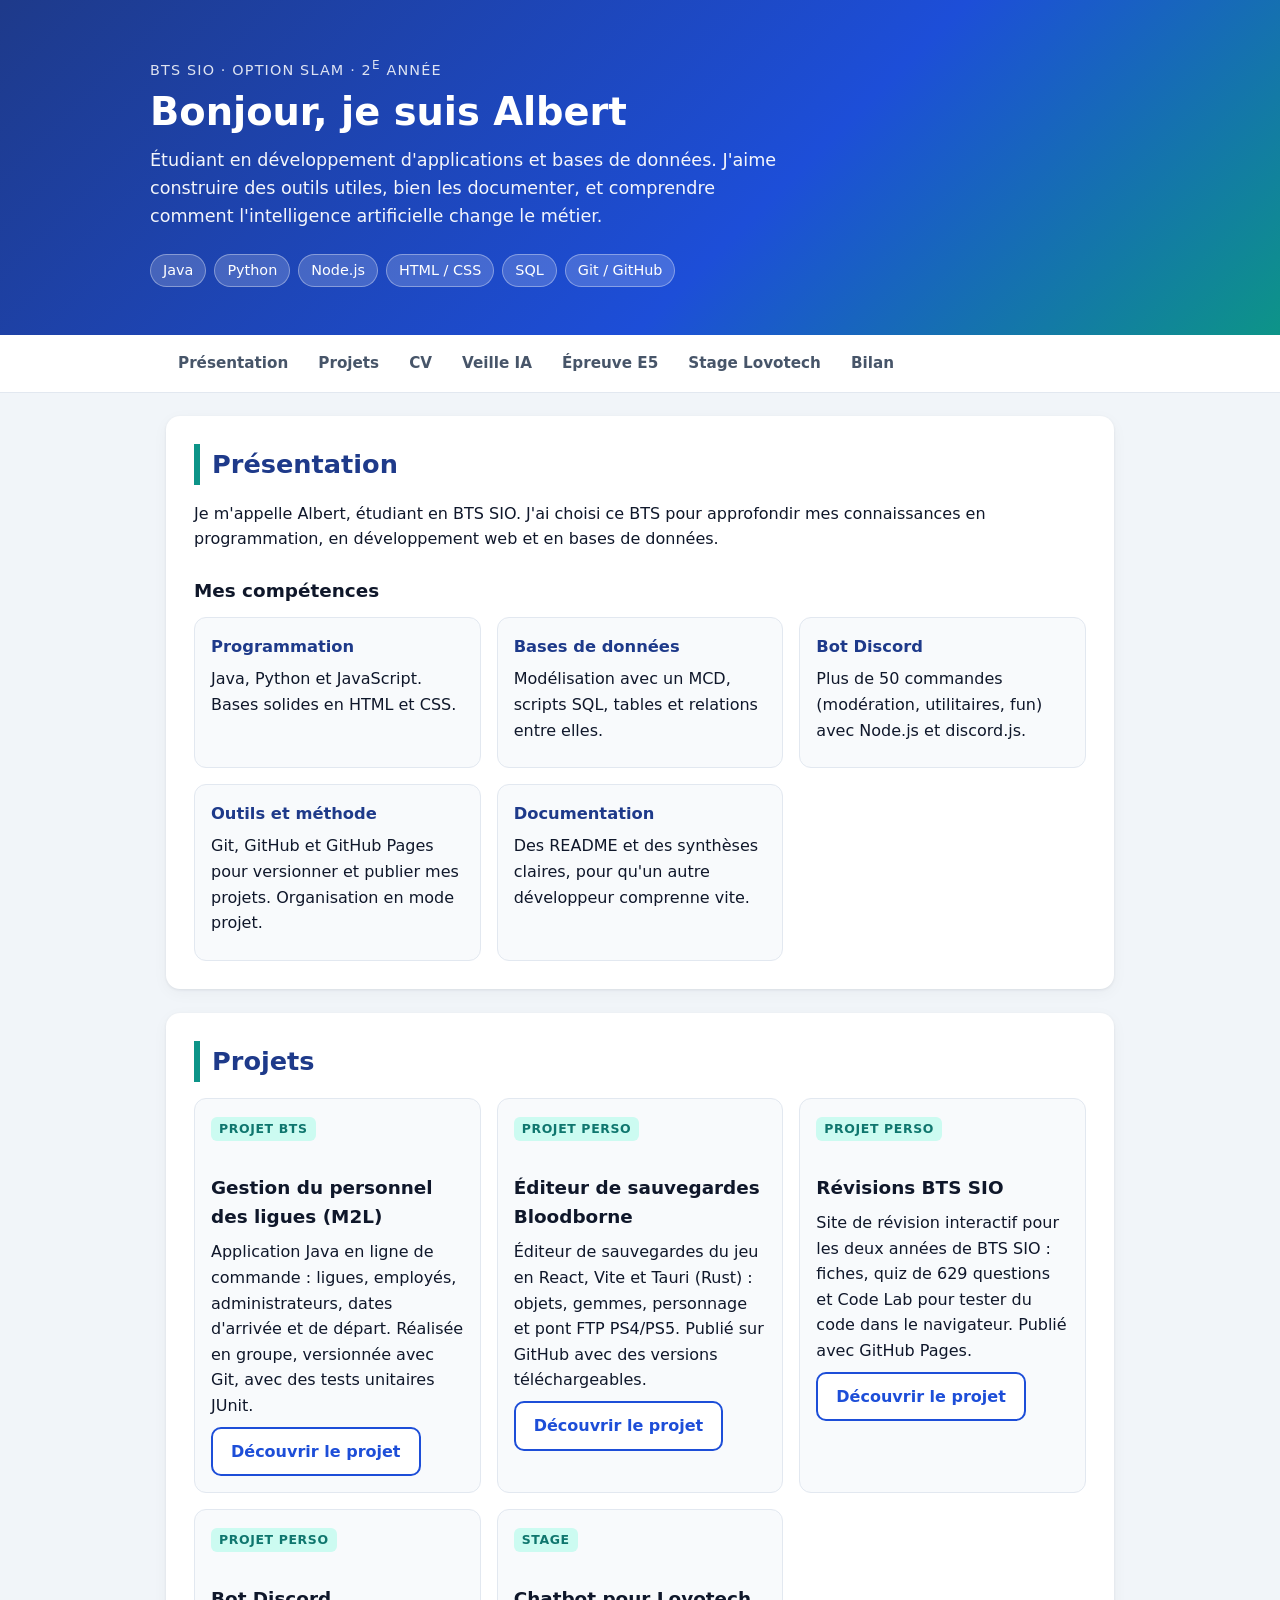
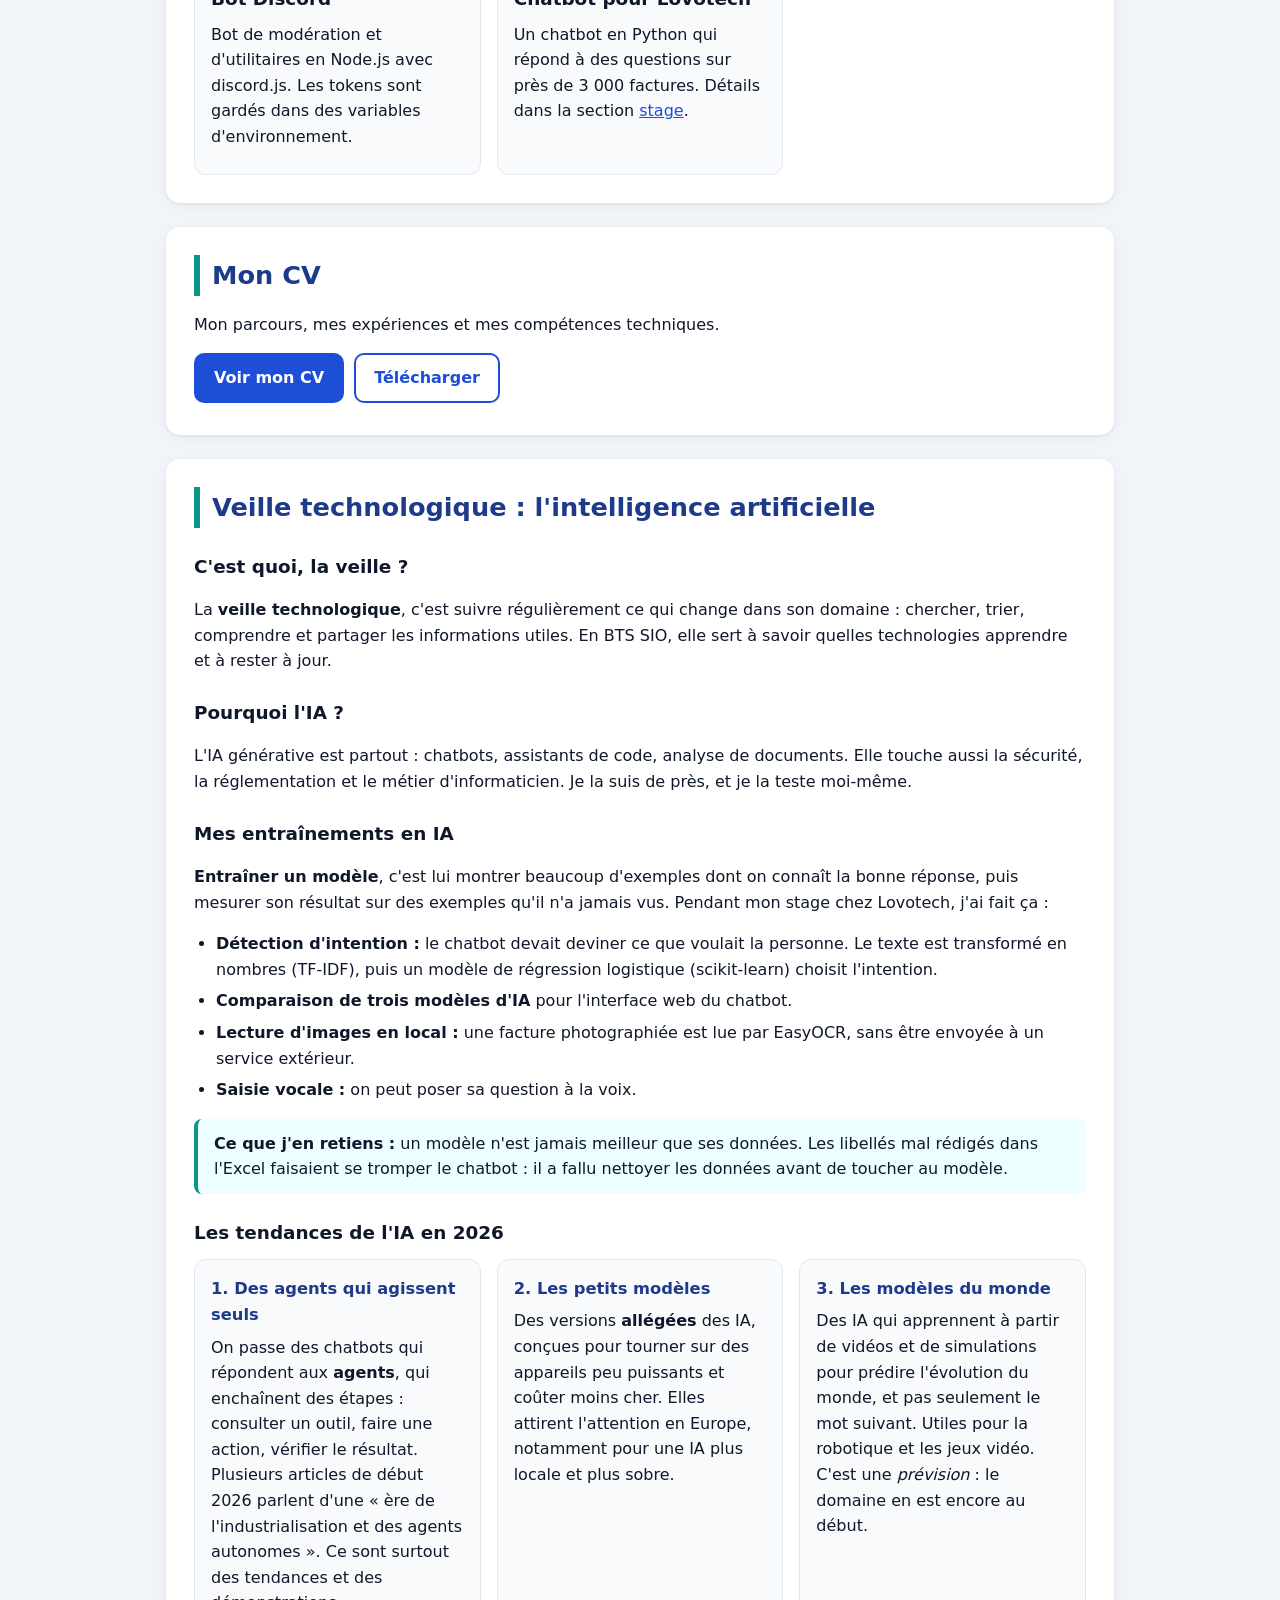
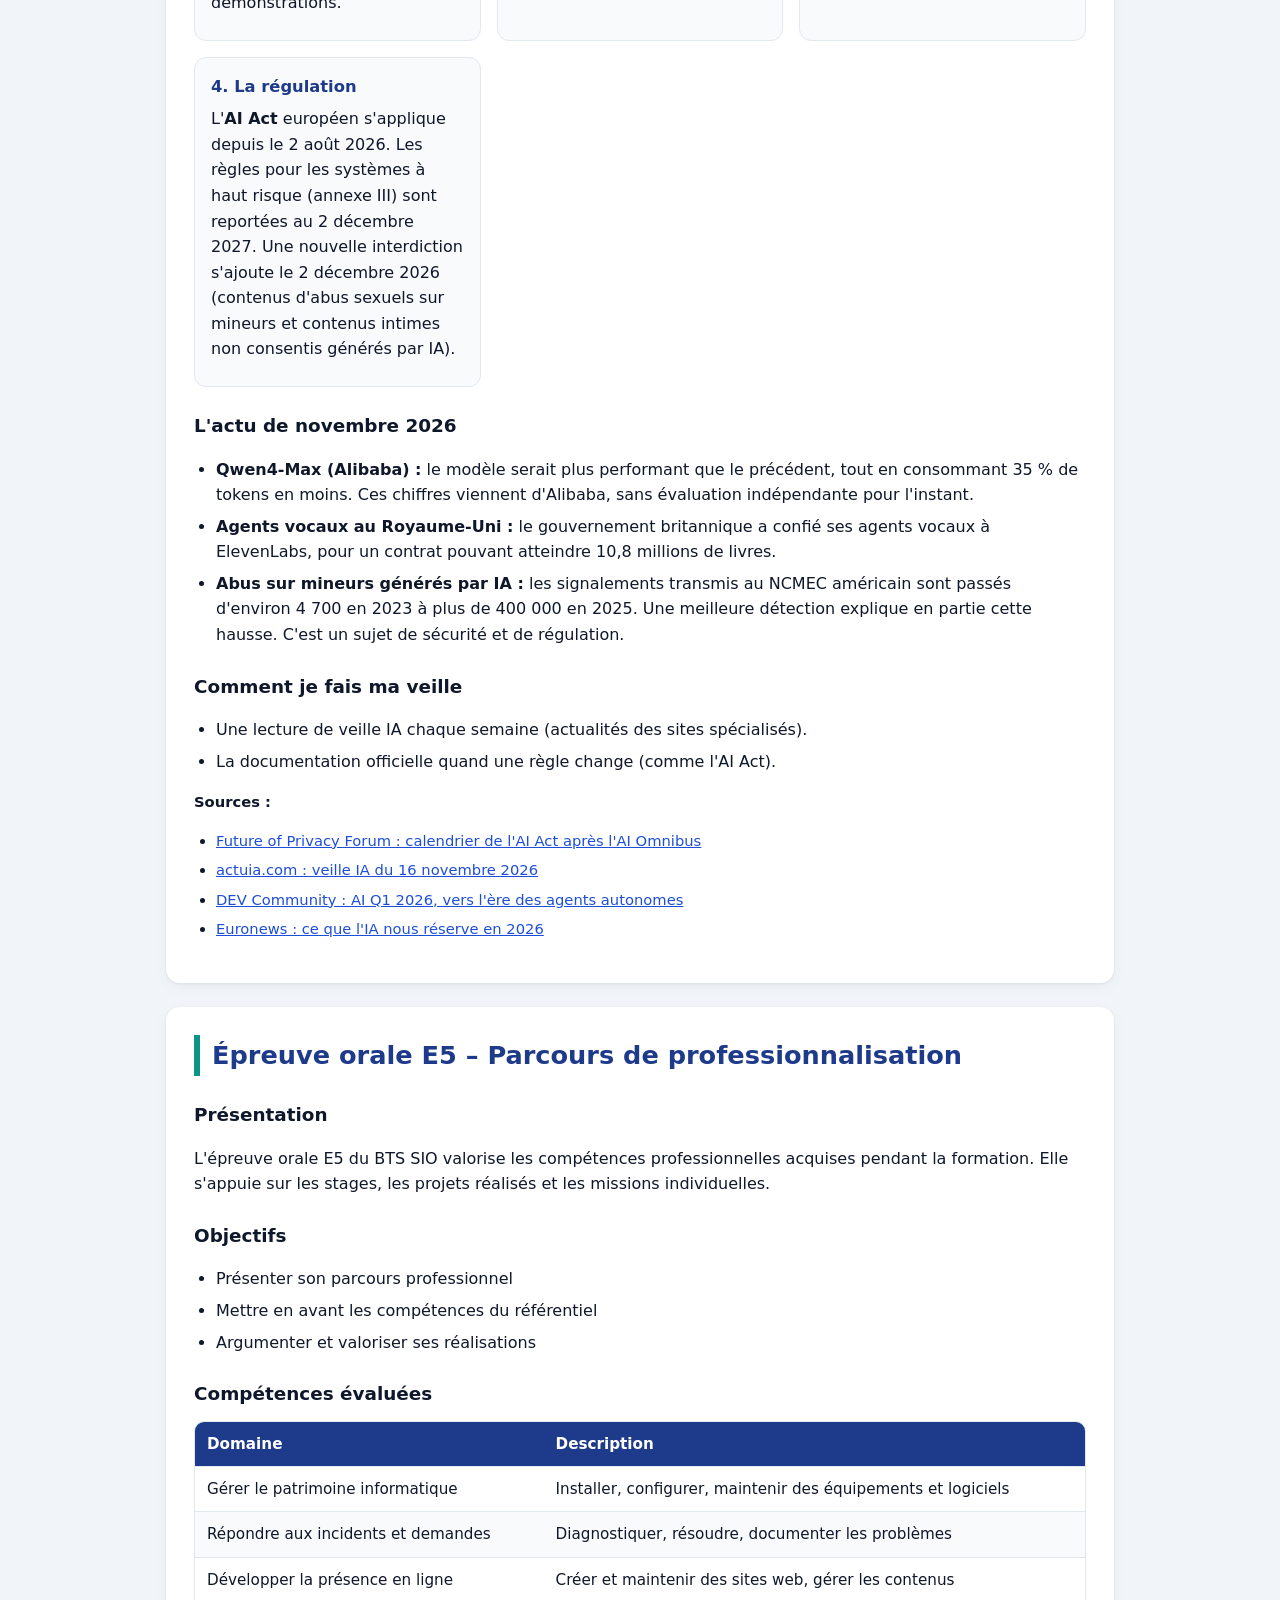
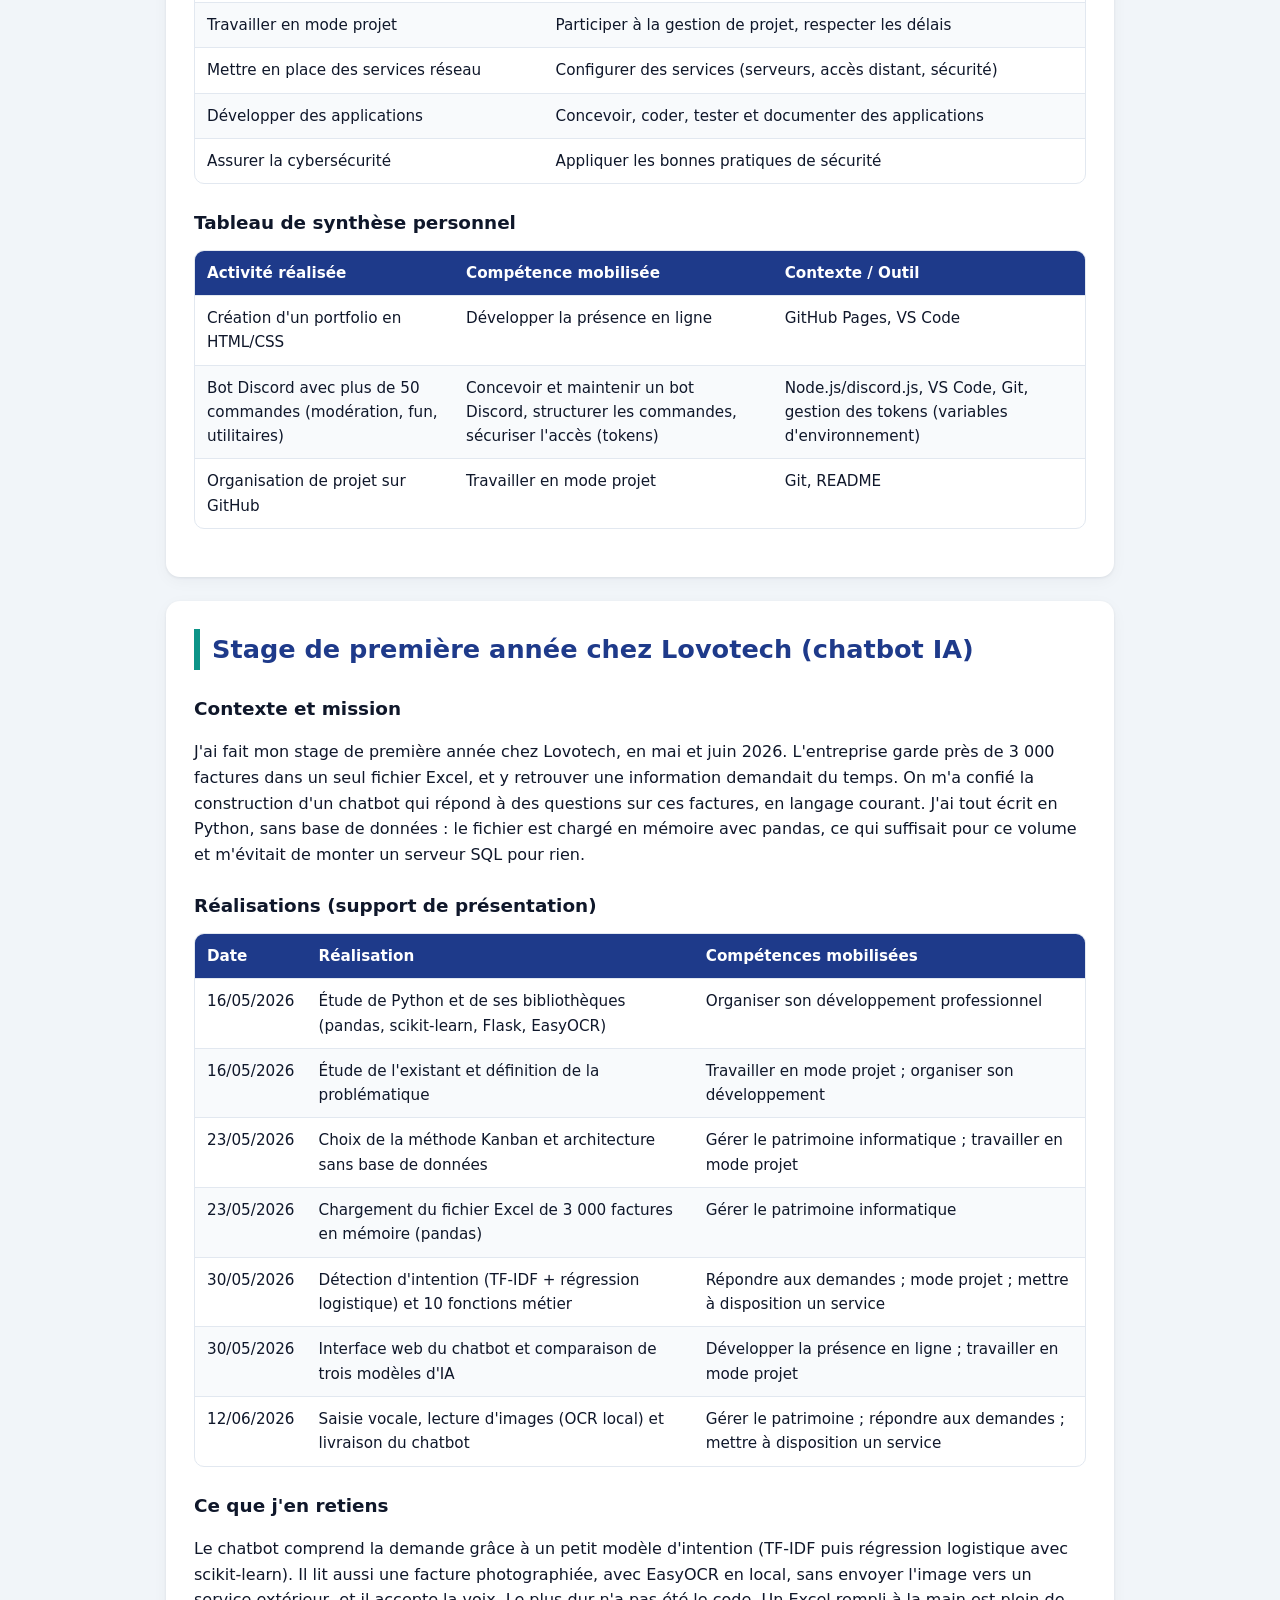
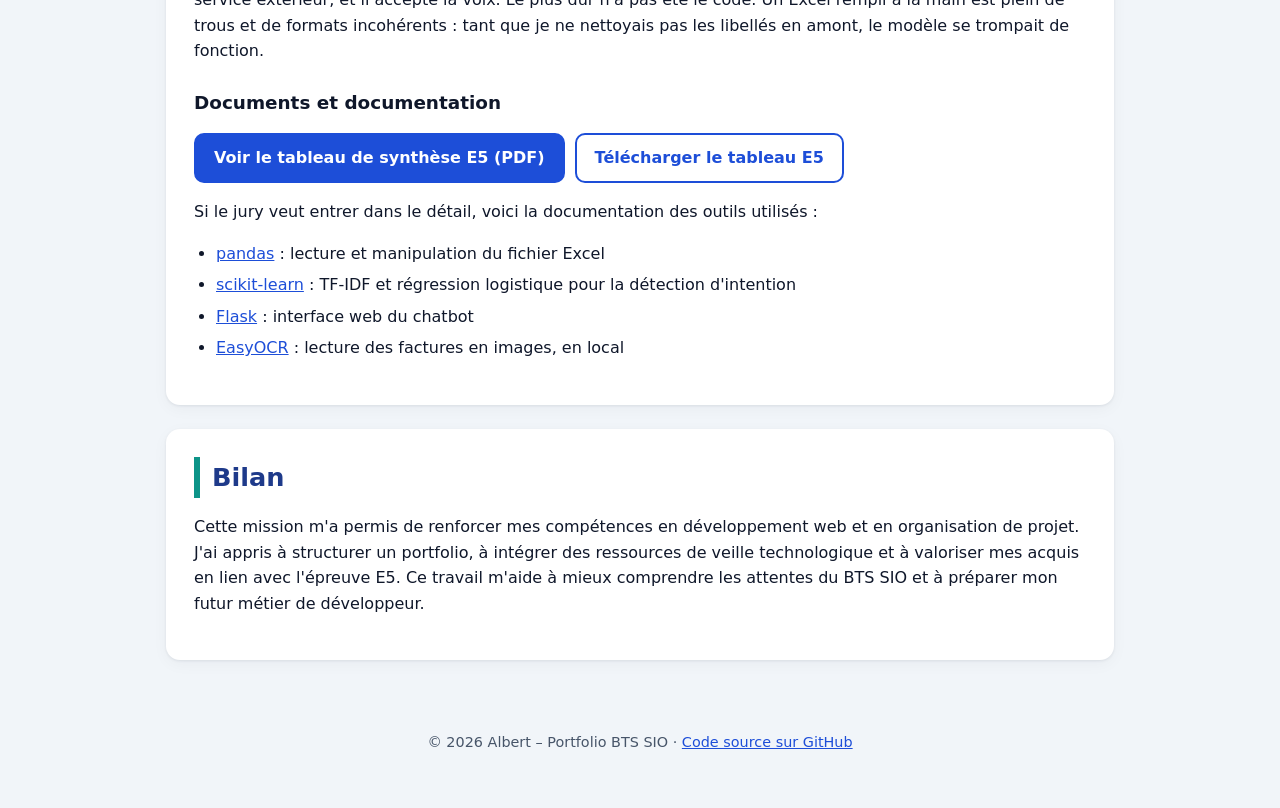
<file: index.html>
<!DOCTYPE html>
<html lang="fr">
<head>
  <meta charset="UTF-8">
  <meta name="viewport" content="width=device-width, initial-scale=1">
  <meta name="description" content="Portfolio d'Albert, étudiant en BTS SIO : présentation, projets, veille sur l'intelligence artificielle, stage chez Lovotech et épreuve E5.">
  <title>Albert – Portfolio BTS SIO</title>
  <link rel="stylesheet" href="css/style.css">
  <link rel="icon" type="image/png" href="images/logo.png">
</head>
<body>

  <!-- En-tête : présentation rapide et boutons principaux -->
  <header class="hero">
    <div class="hero-contenu">
      <p class="etiquette">BTS SIO · option SLAM · 2<sup>e</sup> année</p>
      <h1>Bonjour, je suis Albert</h1>
      <p class="accroche">
        Étudiant en développement d'applications et bases de données. J'aime construire des outils utiles,
        bien les documenter, et comprendre comment l'intelligence artificielle change le métier.
      </p>
      <ul class="tags" aria-label="Technologies utilisées">
        <li>Java</li>
        <li>Python</li>
        <li>Node.js</li>
        <li>HTML / CSS</li>
        <li>SQL</li>
        <li>Git / GitHub</li>
      </ul>
    </div>
  </header>

  <!-- Menu de navigation (reste visible en défilant) -->
  <nav class="menu" aria-label="Sections du site">
    <ul>
      <li><a href="#presentation">Présentation</a></li>
      <li><a href="#projets">Projets</a></li>
      <li><a href="#cv">CV</a></li>
      <li><a href="#veille">Veille IA</a></li>
      <li><a href="#e5">Épreuve E5</a></li>
      <li><a href="#stage">Stage Lovotech</a></li>
      <li><a href="#bilan">Bilan</a></li>
    </ul>
  </nav>

  <main class="conteneur">

    <!-- Présentation et compétences -->
    <section id="presentation" class="carte">
      <h2>Présentation</h2>
      <p>
        Je m'appelle Albert, étudiant en BTS SIO. J'ai choisi ce BTS pour approfondir mes connaissances
        en programmation, en développement web et en bases de données.
      </p>
      <h3>Mes compétences</h3>
      <div class="grille">
        <article class="carte-mini">
          <h4>Programmation</h4>
          <p>Java, Python et JavaScript. Bases solides en HTML et CSS.</p>
        </article>
        <article class="carte-mini">
          <h4>Bases de données</h4>
          <p>Modélisation avec un MCD, scripts SQL, tables et relations entre elles.</p>
        </article>
        <article class="carte-mini">
          <h4>Bot Discord</h4>
          <p>Plus de 50 commandes (modération, utilitaires, fun) avec Node.js et discord.js.</p>
        </article>
        <article class="carte-mini">
          <h4>Outils et méthode</h4>
          <p>Git, GitHub et GitHub Pages pour versionner et publier mes projets. Organisation en mode projet.</p>
        </article>
        <article class="carte-mini">
          <h4>Documentation</h4>
          <p>Des README et des synthèses claires, pour qu'un autre développeur comprenne vite.</p>
        </article>
      </div>
    </section>

    <!-- Projets -->
    <section id="projets" class="carte">
      <h2>Projets</h2>
      <div class="grille">
        <article class="carte-mini">
          <span class="badge">Projet BTS</span>
          <h3>Gestion du personnel des ligues (M2L)</h3>
          <p>
            Application Java en ligne de commande : ligues, employés, administrateurs, dates d'arrivée et de départ.
            Réalisée en groupe, versionnée avec Git, avec des tests unitaires JUnit.
          </p>
          <a class="btn btn-secondaire" href="pages/projet-personnel.html">Découvrir le projet</a>
        </article>
        <article class="carte-mini">
          <span class="badge">Projet perso</span>
          <h3>Éditeur de sauvegardes Bloodborne</h3>
          <p>
            Éditeur de sauvegardes du jeu en React, Vite et Tauri (Rust) : objets, gemmes, personnage et pont FTP PS4/PS5.
            Publié sur GitHub avec des versions téléchargeables.
          </p>
          <a class="btn btn-secondaire" href="pages/projet-bloodborne.html">Découvrir le projet</a>
        </article>
        <article class="carte-mini">
          <span class="badge">Projet perso</span>
          <h3>Révisions BTS SIO</h3>
          <p>
            Site de révision interactif pour les deux années de BTS SIO : fiches, quiz de 629 questions et Code Lab
            pour tester du code dans le navigateur. Publié avec GitHub Pages.
          </p>
          <a class="btn btn-secondaire" href="pages/projet-revision-bts-sio.html">Découvrir le projet</a>
        </article>
        <article class="carte-mini">
          <span class="badge">Projet perso</span>
          <h3>Bot Discord</h3>
          <p>
            Bot de modération et d'utilitaires en Node.js avec discord.js. Les tokens sont gardés
            dans des variables d'environnement.
          </p>
        </article>
        <article class="carte-mini">
          <span class="badge">Stage</span>
          <h3>Chatbot pour Lovotech</h3>
          <p>
            Un chatbot en Python qui répond à des questions sur près de 3 000 factures.
            Détails dans la section <a href="#stage">stage</a>.
          </p>
        </article>
      </div>
    </section>

    <!-- CV -->
    <section id="cv" class="carte">
      <h2>Mon CV</h2>
      <p>Mon parcours, mes expériences et mes compétences techniques.</p>
      <div class="boutons">
        <a class="btn" href="documents/cv.pdf" target="_blank" rel="noopener">Voir mon CV</a>
        <a class="btn btn-secondaire" href="documents/cv.pdf" download="Albert_CV.pdf">Télécharger</a>
      </div>
    </section>

    <!-- Veille technologique : IA -->
    <section id="veille" class="carte">
      <h2>Veille technologique : l'intelligence artificielle</h2>

      <h3>C'est quoi, la veille ?</h3>
      <p>
        La <strong>veille technologique</strong>, c'est suivre régulièrement ce qui change dans son domaine :
        chercher, trier, comprendre et partager les informations utiles. En BTS SIO, elle sert à savoir
        quelles technologies apprendre et à rester à jour.
      </p>

      <h3>Pourquoi l'IA ?</h3>
      <p>
        L'IA générative est partout : chatbots, assistants de code, analyse de documents. Elle touche aussi
        la sécurité, la réglementation et le métier d'informaticien. Je la suis de près, et je la teste moi-même.
      </p>

      <h3>Mes entraînements en IA</h3>
      <p>
        <strong>Entraîner un modèle</strong>, c'est lui montrer beaucoup d'exemples dont on connaît la bonne réponse,
        puis mesurer son résultat sur des exemples qu'il n'a jamais vus. Pendant mon stage chez Lovotech, j'ai fait ça :
      </p>
      <ul>
        <li>
          <strong>Détection d'intention :</strong> le chatbot devait deviner ce que voulait la personne. Le texte est
          transformé en nombres (TF-IDF), puis un modèle de régression logistique (scikit-learn) choisit l'intention.
        </li>
        <li><strong>Comparaison de trois modèles d'IA</strong> pour l'interface web du chatbot.</li>
        <li>
          <strong>Lecture d'images en local :</strong> une facture photographiée est lue par EasyOCR, sans être envoyée
          à un service extérieur.
        </li>
        <li><strong>Saisie vocale :</strong> on peut poser sa question à la voix.</li>
      </ul>
      <div class="encadre">
        <strong>Ce que j'en retiens :</strong> un modèle n'est jamais meilleur que ses données. Les libellés mal rédigés
        dans l'Excel faisaient se tromper le chatbot : il a fallu nettoyer les données avant de toucher au modèle.
      </div>

      <h3>Les tendances de l'IA en 2026</h3>
      <div class="grille">
        <article class="carte-mini">
          <h4>1. Des agents qui agissent seuls</h4>
          <p>
            On passe des chatbots qui répondent aux <strong>agents</strong>, qui enchaînent des étapes : consulter un outil,
            faire une action, vérifier le résultat. Plusieurs articles de début 2026 parlent d'une
            « ère de l'industrialisation et des agents autonomes ». Ce sont surtout des tendances et des démonstrations.
          </p>
        </article>
        <article class="carte-mini">
          <h4>2. Les petits modèles</h4>
          <p>
            Des versions <strong>allégées</strong> des IA, conçues pour tourner sur des appareils peu puissants et coûter
            moins cher. Elles attirent l'attention en Europe, notamment pour une IA plus locale et plus sobre.
          </p>
        </article>
        <article class="carte-mini">
          <h4>3. Les modèles du monde</h4>
          <p>
            Des IA qui apprennent à partir de vidéos et de simulations pour prédire l'évolution du monde, et pas seulement
            le mot suivant. Utiles pour la robotique et les jeux vidéo. C'est une <em>prévision</em> : le domaine
            en est encore au début.
          </p>
        </article>
        <article class="carte-mini">
          <h4>4. La régulation</h4>
          <p>
            L'<strong>AI Act</strong> européen s'applique depuis le 2 août 2026. Les règles pour les systèmes à haut risque
            (annexe III) sont reportées au 2 décembre 2027. Une nouvelle interdiction s'ajoute le 2 décembre 2026
            (contenus d'abus sexuels sur mineurs et contenus intimes non consentis générés par IA).
          </p>
        </article>
      </div>

      <h3>L'actu de novembre 2026</h3>
      <ul>
        <li>
          <strong>Qwen4-Max (Alibaba) :</strong> le modèle serait plus performant que le précédent, tout en consommant 35 % de tokens
          en moins. Ces chiffres viennent d'Alibaba, sans évaluation indépendante pour l'instant.
        </li>
        <li>
          <strong>Agents vocaux au Royaume-Uni :</strong> le gouvernement britannique a confié ses agents vocaux à ElevenLabs,
          pour un contrat pouvant atteindre 10,8 millions de livres.
        </li>
        <li>
          <strong>Abus sur mineurs générés par IA :</strong> les signalements transmis au NCMEC américain sont passés d'environ
          4 700 en 2023 à plus de 400 000 en 2025. Une meilleure détection explique en partie cette hausse. C'est un sujet
          de sécurité et de régulation.
        </li>
      </ul>

      <h3>Comment je fais ma veille</h3>
      <ul>
        <li>Une lecture de veille IA chaque semaine (actualités des sites spécialisés).</li>
        <li>La documentation officielle quand une règle change (comme l'AI Act).</li>
      </ul>

      <p class="sources-liste"><strong>Sources :</strong></p>
      <ul class="sources-liste">
        <li><a href="https://fpf.org/blog/the-ai-act-implementation-timeline-what-changes-under-the-ai-omnibus" target="_blank" rel="noopener">Future of Privacy Forum : calendrier de l'AI Act après l'AI Omnibus</a></li>
        <li><a href="https://www.actuia.com/veille/2026-11-16/" target="_blank" rel="noopener">actuia.com : veille IA du 16 novembre 2026</a></li>
        <li><a href="https://dev.to/ndabene/ai-q1-2026-towards-the-era-of-industrialization-and-autonomous-agents-9nb" target="_blank" rel="noopener">DEV Community : AI Q1 2026, vers l'ère des agents autonomes</a></li>
        <li><a href="https://fr.euronews.com/2026/01/01/de-ai-slop-aux-modeles-du-monde-bulles-et-petits-modeles-ce-que-lia-nous-reserve-en-2026" target="_blank" rel="noopener">Euronews : ce que l'IA nous réserve en 2026</a></li>
      </ul>
    </section>

    <!-- Épreuve E5 -->
    <section id="e5" class="carte">
      <h2>Épreuve orale E5 – Parcours de professionnalisation</h2>

      <h3>Présentation</h3>
      <p>
        L'épreuve orale E5 du BTS SIO valorise les compétences professionnelles acquises pendant la formation.
        Elle s'appuie sur les stages, les projets réalisés et les missions individuelles.
      </p>

      <h3>Objectifs</h3>
      <ul>
        <li>Présenter son parcours professionnel</li>
        <li>Mettre en avant les compétences du référentiel</li>
        <li>Argumenter et valoriser ses réalisations</li>
      </ul>

      <h3>Compétences évaluées</h3>
      <div class="table-wrap">
        <table>
          <thead>
            <tr><th>Domaine</th><th>Description</th></tr>
          </thead>
          <tbody>
            <tr><td>Gérer le patrimoine informatique</td><td>Installer, configurer, maintenir des équipements et logiciels</td></tr>
            <tr><td>Répondre aux incidents et demandes</td><td>Diagnostiquer, résoudre, documenter les problèmes</td></tr>
            <tr><td>Développer la présence en ligne</td><td>Créer et maintenir des sites web, gérer les contenus</td></tr>
            <tr><td>Travailler en mode projet</td><td>Participer à la gestion de projet, respecter les délais</td></tr>
            <tr><td>Mettre en place des services réseau</td><td>Configurer des services (serveurs, accès distant, sécurité)</td></tr>
            <tr><td>Développer des applications</td><td>Concevoir, coder, tester et documenter des applications</td></tr>
            <tr><td>Assurer la cybersécurité</td><td>Appliquer les bonnes pratiques de sécurité</td></tr>
          </tbody>
        </table>
      </div>

      <h3>Tableau de synthèse personnel</h3>
      <div class="table-wrap">
        <table>
          <thead>
            <tr><th>Activité réalisée</th><th>Compétence mobilisée</th><th>Contexte / Outil</th></tr>
          </thead>
          <tbody>
            <tr><td>Création d'un portfolio en HTML/CSS</td><td>Développer la présence en ligne</td><td>GitHub Pages, VS Code</td></tr>
            <tr><td>Bot Discord avec plus de 50 commandes (modération, fun, utilitaires)</td><td>Concevoir et maintenir un bot Discord, structurer les commandes, sécuriser l'accès (tokens)</td><td>Node.js/discord.js, VS Code, Git, gestion des tokens (variables d'environnement)</td></tr>
            <tr><td>Organisation de projet sur GitHub</td><td>Travailler en mode projet</td><td>Git, README</td></tr>
          </tbody>
        </table>
      </div>
    </section>

    <!-- Stage Lovotech -->
    <section id="stage" class="carte">
      <h2>Stage de première année chez Lovotech (chatbot IA)</h2>

      <h3>Contexte et mission</h3>
      <p>
        J'ai fait mon stage de première année chez Lovotech, en mai et juin 2026. L'entreprise garde près de 3 000 factures
        dans un seul fichier Excel, et y retrouver une information demandait du temps. On m'a confié la construction d'un
        chatbot qui répond à des questions sur ces factures, en langage courant. J'ai tout écrit en Python, sans base de données :
        le fichier est chargé en mémoire avec pandas, ce qui suffisait pour ce volume et m'évitait de monter un serveur SQL pour rien.
      </p>

      <h3>Réalisations (support de présentation)</h3>
      <div class="table-wrap">
        <table>
          <thead>
            <tr><th>Date</th><th>Réalisation</th><th>Compétences mobilisées</th></tr>
          </thead>
          <tbody>
            <tr><td>16/05/2026</td><td>Étude de Python et de ses bibliothèques (pandas, scikit-learn, Flask, EasyOCR)</td><td>Organiser son développement professionnel</td></tr>
            <tr><td>16/05/2026</td><td>Étude de l'existant et définition de la problématique</td><td>Travailler en mode projet ; organiser son développement</td></tr>
            <tr><td>23/05/2026</td><td>Choix de la méthode Kanban et architecture sans base de données</td><td>Gérer le patrimoine informatique ; travailler en mode projet</td></tr>
            <tr><td>23/05/2026</td><td>Chargement du fichier Excel de 3 000 factures en mémoire (pandas)</td><td>Gérer le patrimoine informatique</td></tr>
            <tr><td>30/05/2026</td><td>Détection d'intention (TF-IDF + régression logistique) et 10 fonctions métier</td><td>Répondre aux demandes ; mode projet ; mettre à disposition un service</td></tr>
            <tr><td>30/05/2026</td><td>Interface web du chatbot et comparaison de trois modèles d'IA</td><td>Développer la présence en ligne ; travailler en mode projet</td></tr>
            <tr><td>12/06/2026</td><td>Saisie vocale, lecture d'images (OCR local) et livraison du chatbot</td><td>Gérer le patrimoine ; répondre aux demandes ; mettre à disposition un service</td></tr>
          </tbody>
        </table>
      </div>

      <h3>Ce que j'en retiens</h3>
      <p>
        Le chatbot comprend la demande grâce à un petit modèle d'intention (TF-IDF puis régression logistique avec scikit-learn).
        Il lit aussi une facture photographiée, avec EasyOCR en local, sans envoyer l'image vers un service extérieur, et il accepte la voix.
        Le plus dur n'a pas été le code. Un Excel rempli à la main est plein de trous et de formats incohérents : tant que je ne nettoyais
        pas les libellés en amont, le modèle se trompait de fonction.
      </p>

      <h3>Documents et documentation</h3>
      <div class="boutons">
        <a class="btn" href="documents/Tableau_Synthese_E5_BTS_SIO_Lovotech.pdf" target="_blank" rel="noopener">Voir le tableau de synthèse E5 (PDF)</a>
        <a class="btn btn-secondaire" href="documents/Tableau_Synthese_E5_BTS_SIO_Lovotech.pdf" download>Télécharger le tableau E5</a>
      </div>
      <p>Si le jury veut entrer dans le détail, voici la documentation des outils utilisés :</p>
      <ul>
        <li><a href="https://pandas.pydata.org/docs/" target="_blank" rel="noopener">pandas</a> : lecture et manipulation du fichier Excel</li>
        <li><a href="https://scikit-learn.org/stable/" target="_blank" rel="noopener">scikit-learn</a> : TF-IDF et régression logistique pour la détection d'intention</li>
        <li><a href="https://flask.palletsprojects.com/" target="_blank" rel="noopener">Flask</a> : interface web du chatbot</li>
        <li><a href="https://www.jaided.ai/easyocr/" target="_blank" rel="noopener">EasyOCR</a> : lecture des factures en images, en local</li>
      </ul>
    </section>

    <!-- Bilan -->
    <section id="bilan" class="carte">
      <h2>Bilan</h2>
      <p>
        Cette mission m'a permis de renforcer mes compétences en développement web et en organisation de projet.
        J'ai appris à structurer un portfolio, à intégrer des ressources de veille technologique et à valoriser mes acquis
        en lien avec l'épreuve E5. Ce travail m'aide à mieux comprendre les attentes du BTS SIO et à préparer mon futur métier
        de développeur.
      </p>
    </section>

  </main>

  <footer>
    <p>© 2026 Albert – Portfolio BTS SIO · <a href="https://github.com/Rival99900/Portfolio" target="_blank" rel="noopener">Code source sur GitHub</a></p>
  </footer>

</body>
</html>
</file>
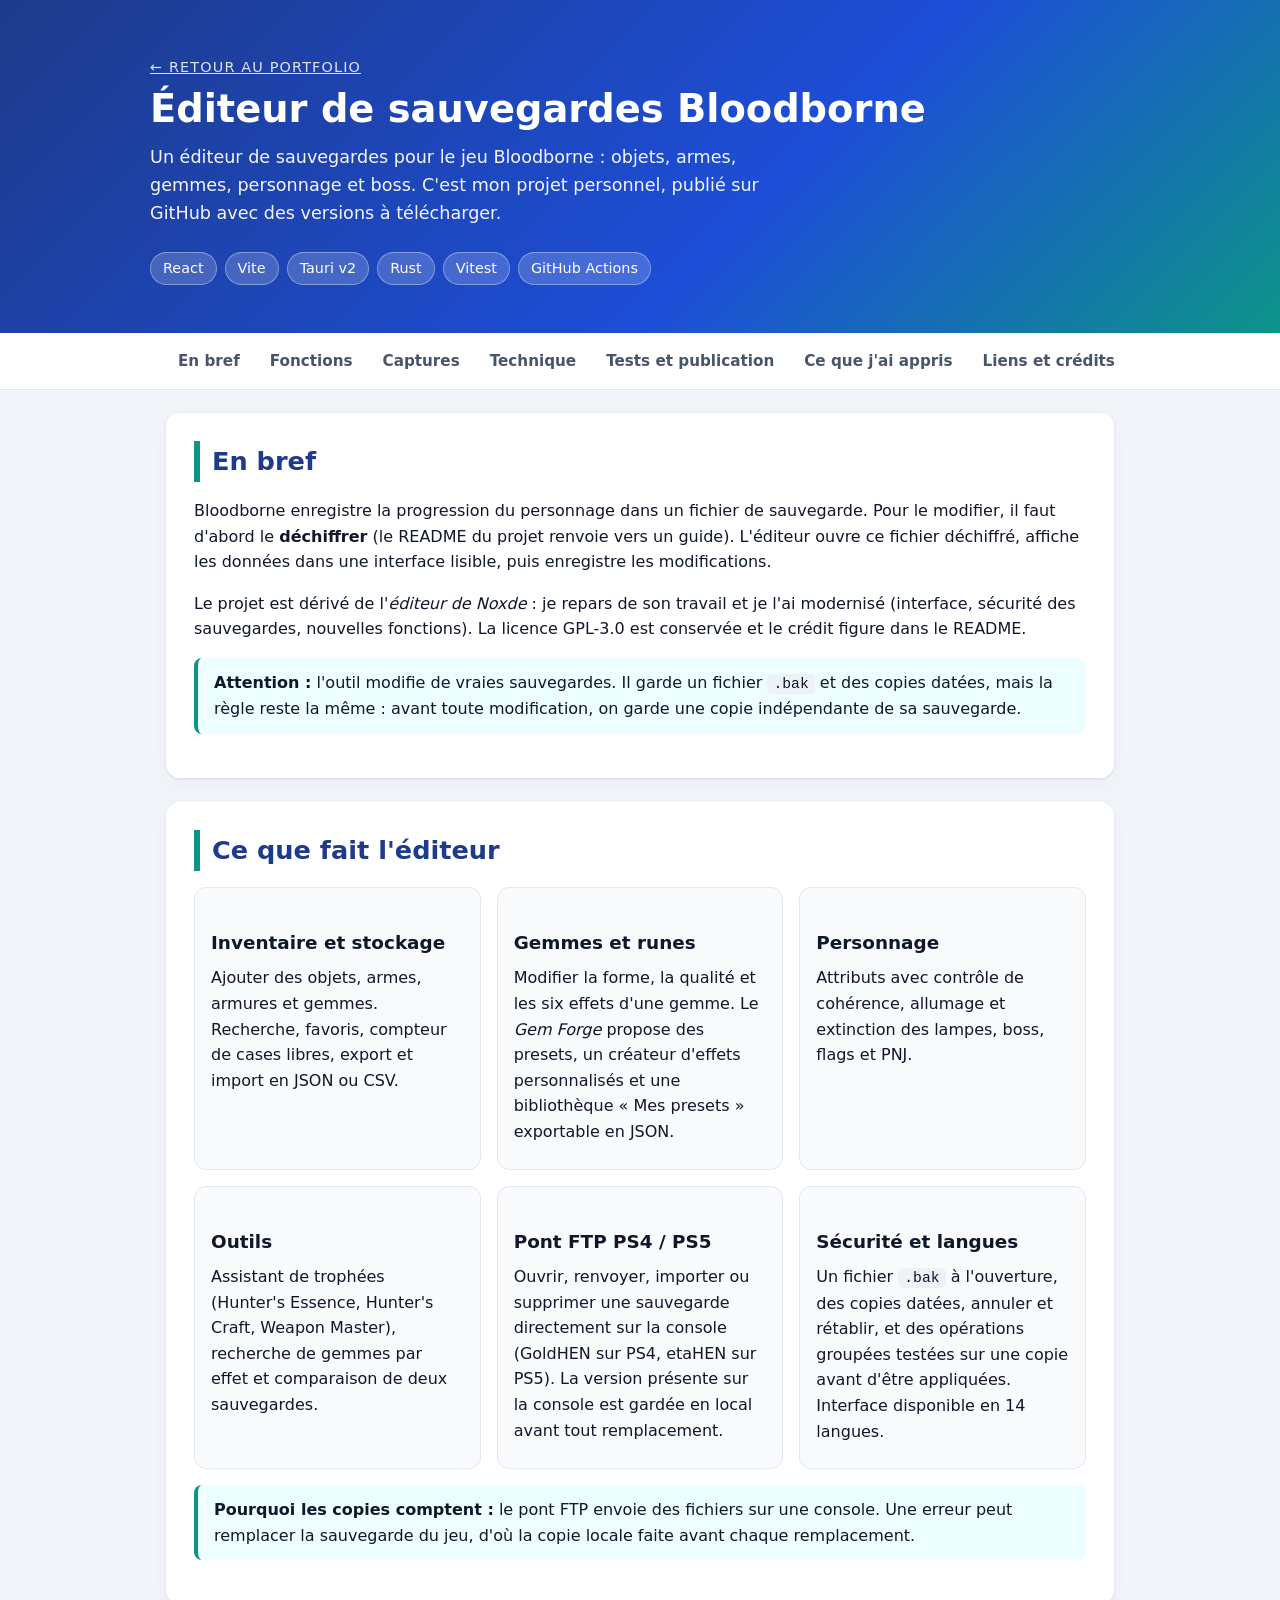
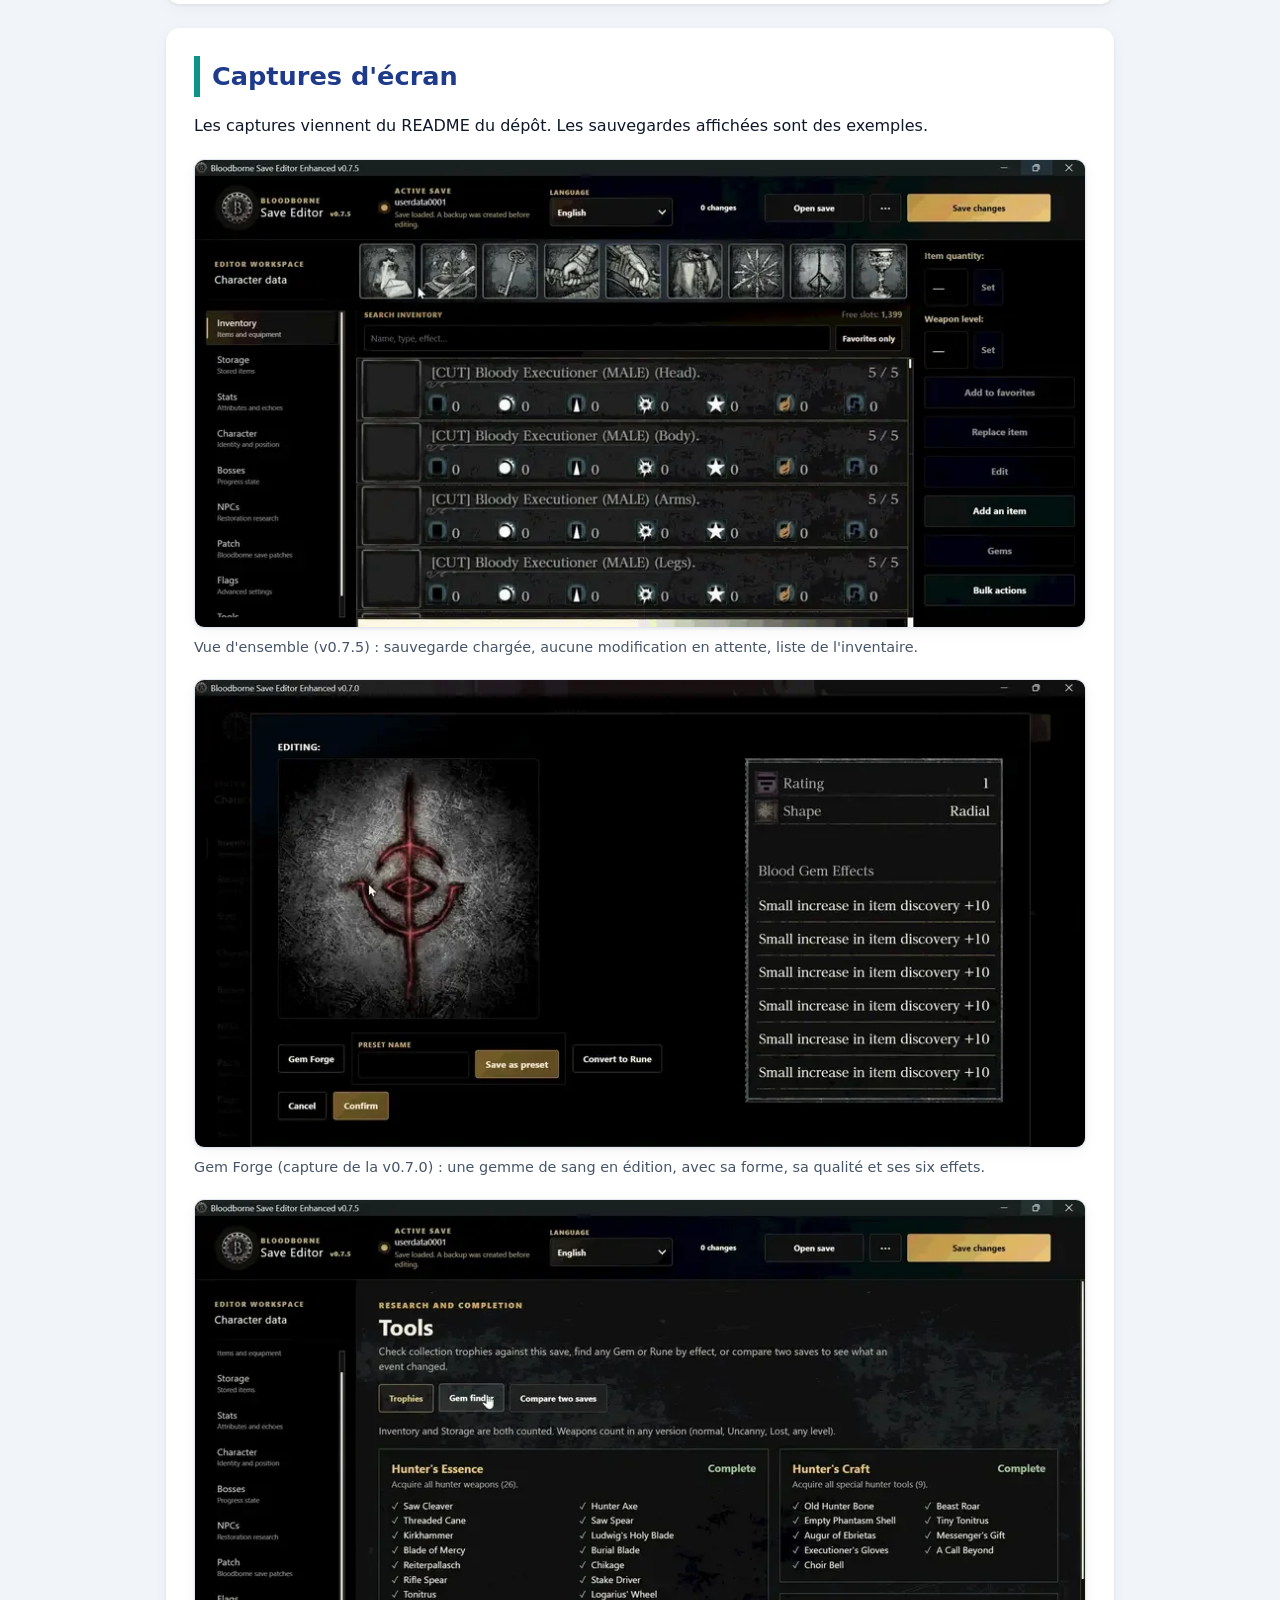
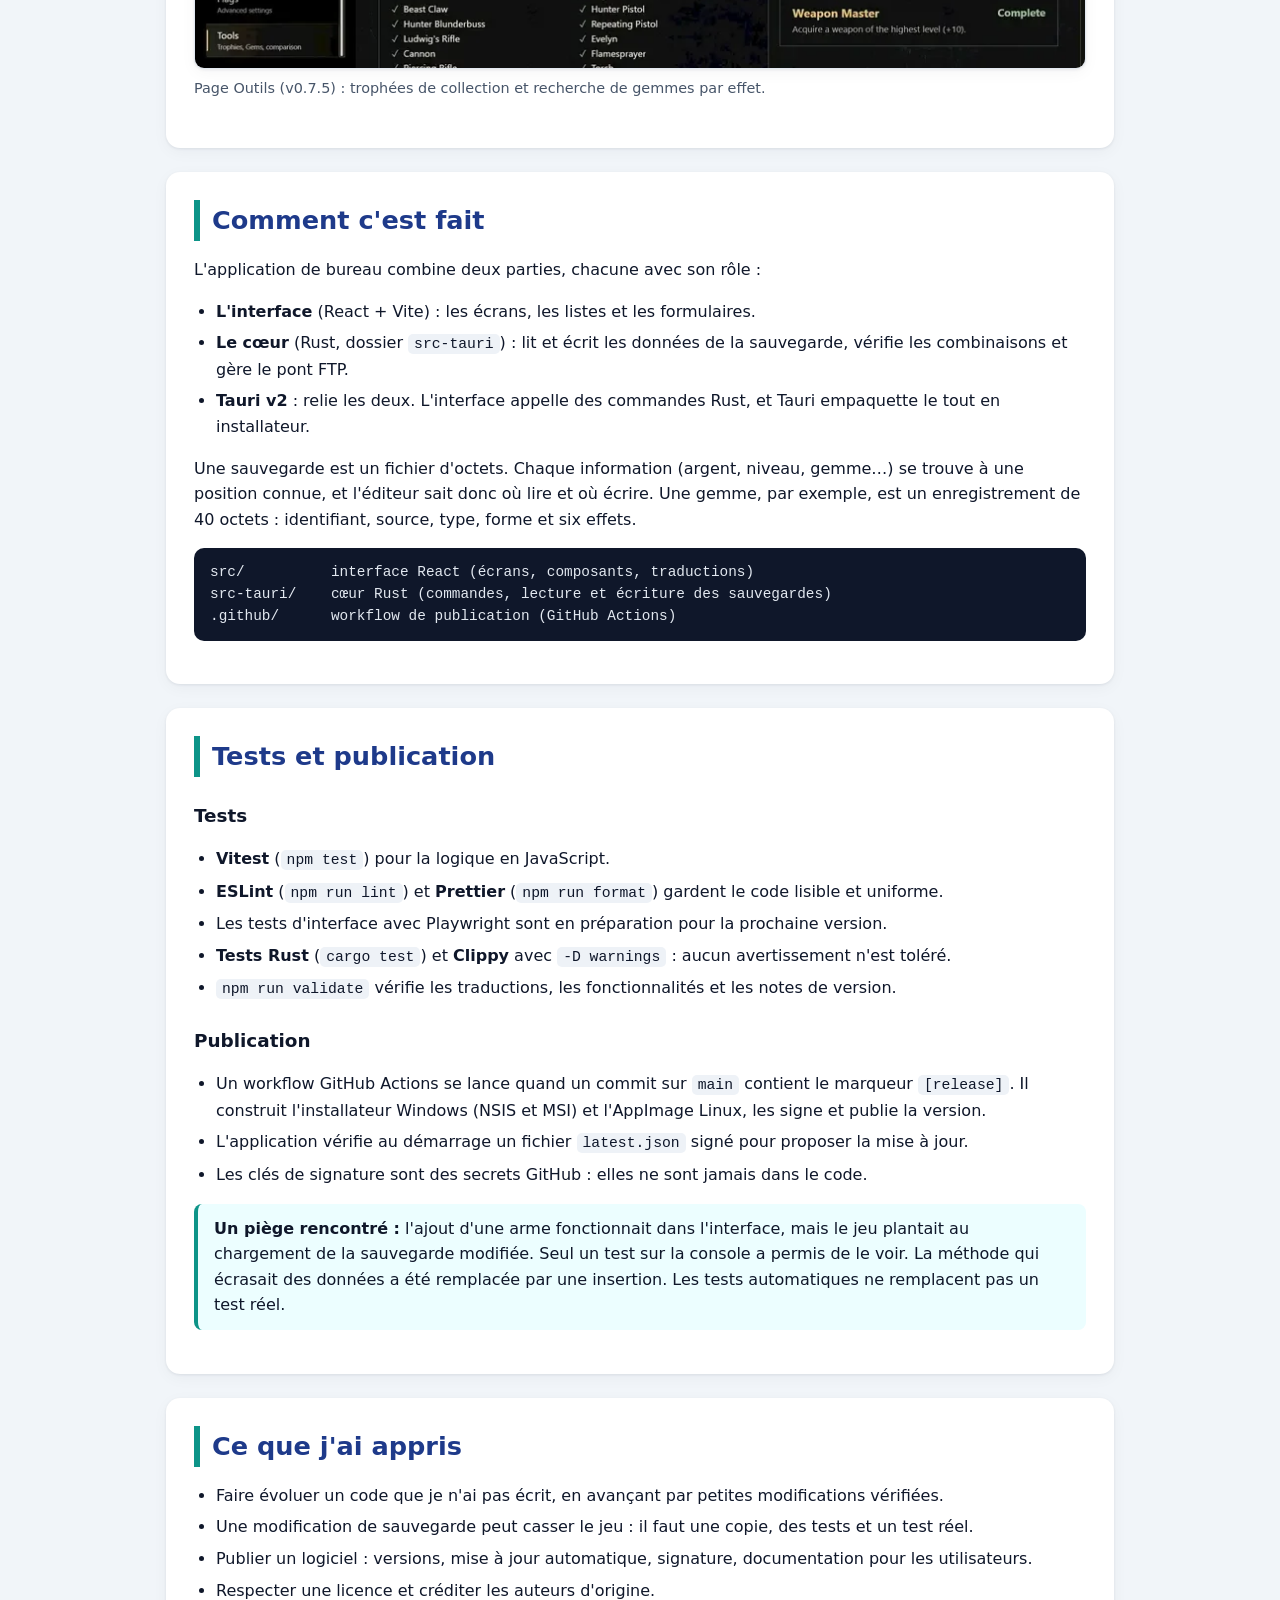
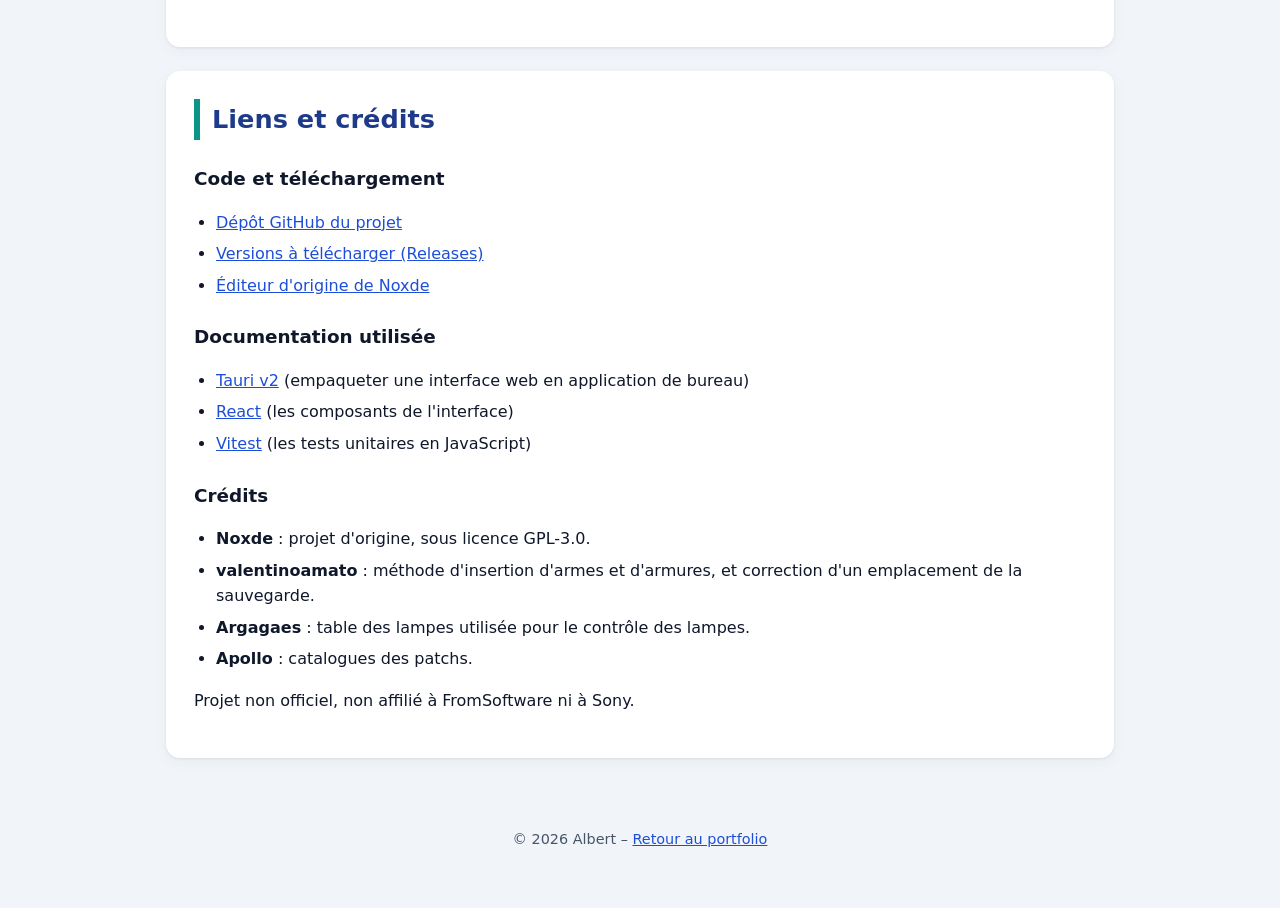
<file: pages/projet-bloodborne.html>
<!DOCTYPE html>
<html lang="fr">
<head>
  <meta charset="UTF-8">
  <meta name="viewport" content="width=device-width, initial-scale=1">
  <meta name="description" content="Éditeur de sauvegardes Bloodborne (projet personnel) : React, Vite, Tauri et Rust. Fonctions, technique, tests, publication et crédits.">
  <title>Éditeur de sauvegardes Bloodborne – Albert</title>
  <link rel="stylesheet" href="../css/style.css">
  <link rel="icon" type="image/png" href="../images/logo.png">
</head>
<body>

  <!-- En-tête de la page projet -->
  <header class="hero">
    <div class="hero-contenu">
      <p class="etiquette"><a href="../index.html" style="color:#fff">← Retour au portfolio</a></p>
      <h1>Éditeur de sauvegardes Bloodborne</h1>
      <p class="accroche">
        Un éditeur de sauvegardes pour le jeu Bloodborne : objets, armes, gemmes, personnage et boss.
        C'est mon projet personnel, publié sur GitHub avec des versions à télécharger.
      </p>
      <ul class="tags" aria-label="Technologies">
        <li>React</li>
        <li>Vite</li>
        <li>Tauri v2</li>
        <li>Rust</li>
        <li>Vitest</li>
        <li>GitHub Actions</li>
      </ul>
    </div>
  </header>

  <nav class="menu" aria-label="Sections de la page projet">
    <ul>
      <li><a href="#resume">En bref</a></li>
      <li><a href="#fonctions">Fonctions</a></li>
      <li><a href="#captures">Captures</a></li>
      <li><a href="#technique">Technique</a></li>
      <li><a href="#tests">Tests et publication</a></li>
      <li><a href="#bilan">Ce que j'ai appris</a></li>
      <li><a href="#liens">Liens et crédits</a></li>
    </ul>
  </nav>

  <main class="conteneur">

    <!-- 1. En bref -->
    <section id="resume" class="carte">
      <h2>En bref</h2>
      <p>
        Bloodborne enregistre la progression du personnage dans un fichier de sauvegarde. Pour le modifier, il faut
        d'abord le <strong>déchiffrer</strong> (le README du projet renvoie vers un guide). L'éditeur ouvre ce fichier
        déchiffré, affiche les données dans une interface lisible, puis enregistre les modifications.
      </p>
      <p>
        Le projet est dérivé de l'<em>éditeur de Noxde</em> : je repars de son travail et je l'ai modernisé (interface,
        sécurité des sauvegardes, nouvelles fonctions). La licence GPL-3.0 est conservée et le crédit figure dans le README.
      </p>
      <div class="encadre">
        <strong>Attention :</strong> l'outil modifie de vraies sauvegardes. Il garde un fichier <code>.bak</code> et des copies
        datées, mais la règle reste la même : avant toute modification, on garde une copie indépendante de sa sauvegarde.
      </div>
    </section>

    <!-- 2. Fonctions -->
    <section id="fonctions" class="carte">
      <h2>Ce que fait l'éditeur</h2>
      <div class="grille">
        <article class="carte-mini">
          <h3>Inventaire et stockage</h3>
          <p>Ajouter des objets, armes, armures et gemmes. Recherche, favoris, compteur de cases libres, export et import en JSON ou CSV.</p>
        </article>
        <article class="carte-mini">
          <h3>Gemmes et runes</h3>
          <p>
            Modifier la forme, la qualité et les six effets d'une gemme. Le <em>Gem Forge</em> propose des presets, un créateur
            d'effets personnalisés et une bibliothèque « Mes presets » exportable en JSON.
          </p>
        </article>
        <article class="carte-mini">
          <h3>Personnage</h3>
          <p>Attributs avec contrôle de cohérence, allumage et extinction des lampes, boss, flags et PNJ.</p>
        </article>
        <article class="carte-mini">
          <h3>Outils</h3>
          <p>
            Assistant de trophées (Hunter's Essence, Hunter's Craft, Weapon Master), recherche de gemmes par effet
            et comparaison de deux sauvegardes.
          </p>
        </article>
        <article class="carte-mini">
          <h3>Pont FTP PS4 / PS5</h3>
          <p>
            Ouvrir, renvoyer, importer ou supprimer une sauvegarde directement sur la console (GoldHEN sur PS4,
            etaHEN sur PS5). La version présente sur la console est gardée en local avant tout remplacement.
          </p>
        </article>
        <article class="carte-mini">
          <h3>Sécurité et langues</h3>
          <p>
            Un fichier <code>.bak</code> à l'ouverture, des copies datées, annuler et rétablir, et des opérations groupées
            testées sur une copie avant d'être appliquées. Interface disponible en 14 langues.
          </p>
        </article>
      </div>
      <div class="encadre">
        <strong>Pourquoi les copies comptent :</strong> le pont FTP envoie des fichiers sur une console. Une erreur peut
        remplacer la sauvegarde du jeu, d'où la copie locale faite avant chaque remplacement.
      </div>
    </section>

    <!-- 3. Captures d'écran -->
    <section id="captures" class="carte">
      <h2>Captures d'écran</h2>
      <p>Les captures viennent du README du dépôt. Les sauvegardes affichées sont des exemples.</p>

      <figure>
        <img src="../images/bloodborne-editeur.webp" alt="Fenêtre de l'éditeur : liste de l'inventaire, sauvegarde userdata0001 chargée, bouton Save changes en haut à droite." width="900" height="472" loading="lazy">
        <figcaption>Vue d'ensemble (v0.7.5) : sauvegarde chargée, aucune modification en attente, liste de l'inventaire.</figcaption>
      </figure>

      <figure>
        <img src="../images/bloodborne-gem-forge.webp" alt="Fenêtre d'édition d'une gemme : image de la gemme, forme Radial, qualité 1 et six effets." width="900" height="473" loading="lazy">
        <figcaption>Gem Forge (capture de la v0.7.0) : une gemme de sang en édition, avec sa forme, sa qualité et ses six effets.</figcaption>
      </figure>

      <figure>
        <img src="../images/bloodborne-outils.webp" alt="Page Outils : boutons Trophées, Gem finder et Compare two saves, puis les trophées Hunter's Essence et Hunter's Craft." width="900" height="473" loading="lazy">
        <figcaption>Page Outils (v0.7.5) : trophées de collection et recherche de gemmes par effet.</figcaption>
      </figure>
    </section>

    <!-- 4. Technique -->
    <section id="technique" class="carte">
      <h2>Comment c'est fait</h2>
      <p>L'application de bureau combine deux parties, chacune avec son rôle :</p>
      <ul>
        <li><strong>L'interface</strong> (React + Vite) : les écrans, les listes et les formulaires.</li>
        <li><strong>Le cœur</strong> (Rust, dossier <code>src-tauri</code>) : lit et écrit les données de la sauvegarde, vérifie les combinaisons et gère le pont FTP.</li>
        <li><strong>Tauri v2</strong> : relie les deux. L'interface appelle des commandes Rust, et Tauri empaquette le tout en installateur.</li>
      </ul>
      <p>
        Une sauvegarde est un fichier d'octets. Chaque information (argent, niveau, gemme…) se trouve à une position connue,
        et l'éditeur sait donc où lire et où écrire. Une gemme, par exemple, est un enregistrement de 40 octets :
        identifiant, source, type, forme et six effets.
      </p>
      <pre><code>src/          interface React (écrans, composants, traductions)
src-tauri/    cœur Rust (commandes, lecture et écriture des sauvegardes)
.github/      workflow de publication (GitHub Actions)</code></pre>
    </section>

    <!-- 5. Tests et publication -->
    <section id="tests" class="carte">
      <h2>Tests et publication</h2>
      <h3>Tests</h3>
      <ul>
        <li><strong>Vitest</strong> (<code>npm test</code>) pour la logique en JavaScript.</li>
        <li><strong>ESLint</strong> (<code>npm run lint</code>) et <strong>Prettier</strong> (<code>npm run format</code>) gardent le code lisible et uniforme.</li>
        <li>Les tests d'interface avec Playwright sont en préparation pour la prochaine version.</li>
        <li><strong>Tests Rust</strong> (<code>cargo test</code>) et <strong>Clippy</strong> avec <code>-D warnings</code> : aucun avertissement n'est toléré.</li>
        <li><code>npm run validate</code> vérifie les traductions, les fonctionnalités et les notes de version.</li>
      </ul>
      <h3>Publication</h3>
      <ul>
        <li>
          Un workflow GitHub Actions se lance quand un commit sur <code>main</code> contient le marqueur
          <code>[release]</code>. Il construit l'installateur Windows (NSIS et MSI) et l'AppImage Linux, les signe et publie la version.
        </li>
        <li>L'application vérifie au démarrage un fichier <code>latest.json</code> signé pour proposer la mise à jour.</li>
        <li>Les clés de signature sont des secrets GitHub : elles ne sont jamais dans le code.</li>
      </ul>
      <div class="encadre">
        <strong>Un piège rencontré :</strong> l'ajout d'une arme fonctionnait dans l'interface, mais le jeu plantait au
        chargement de la sauvegarde modifiée. Seul un test sur la console a permis de le voir. La méthode qui écrasait
        des données a été remplacée par une insertion. Les tests automatiques ne remplacent pas un test réel.
      </div>
    </section>

    <!-- 6. Bilan -->
    <section id="bilan" class="carte">
      <h2>Ce que j'ai appris</h2>
      <ul>
        <li>Faire évoluer un code que je n'ai pas écrit, en avançant par petites modifications vérifiées.</li>
        <li>Une modification de sauvegarde peut casser le jeu : il faut une copie, des tests et un test réel.</li>
        <li>Publier un logiciel : versions, mise à jour automatique, signature, documentation pour les utilisateurs.</li>
        <li>Respecter une licence et créditer les auteurs d'origine.</li>
      </ul>
    </section>

    <!-- 7. Liens et crédits -->
    <section id="liens" class="carte">
      <h2>Liens et crédits</h2>
      <h3>Code et téléchargement</h3>
      <ul>
        <li><a href="https://github.com/Rival99900/Bloodborne-save-editor-enhanced" target="_blank" rel="noopener">Dépôt GitHub du projet</a></li>
        <li><a href="https://github.com/Rival99900/Bloodborne-save-editor-enhanced/releases" target="_blank" rel="noopener">Versions à télécharger (Releases)</a></li>
        <li><a href="https://github.com/Noxde/Bloodborne-save-editor" target="_blank" rel="noopener">Éditeur d'origine de Noxde</a></li>
      </ul>
      <h3>Documentation utilisée</h3>
      <ul>
        <li><a href="https://v2.tauri.app/" target="_blank" rel="noopener">Tauri v2</a> (empaqueter une interface web en application de bureau)</li>
        <li><a href="https://react.dev/" target="_blank" rel="noopener">React</a> (les composants de l'interface)</li>
        <li><a href="https://vitest.dev/" target="_blank" rel="noopener">Vitest</a> (les tests unitaires en JavaScript)</li>
      </ul>
      <h3>Crédits</h3>
      <ul>
        <li><strong>Noxde</strong> : projet d'origine, sous licence GPL-3.0.</li>
        <li><strong>valentinoamato</strong> : méthode d'insertion d'armes et d'armures, et correction d'un emplacement de la sauvegarde.</li>
        <li><strong>Argagaes</strong> : table des lampes utilisée pour le contrôle des lampes.</li>
        <li><strong>Apollo</strong> : catalogues des patchs.</li>
      </ul>
      <p>Projet non officiel, non affilié à FromSoftware ni à Sony.</p>
    </section>

  </main>

  <footer>
    <p>© 2026 Albert – <a href="../index.html">Retour au portfolio</a></p>
  </footer>

</body>
</html>
</file>
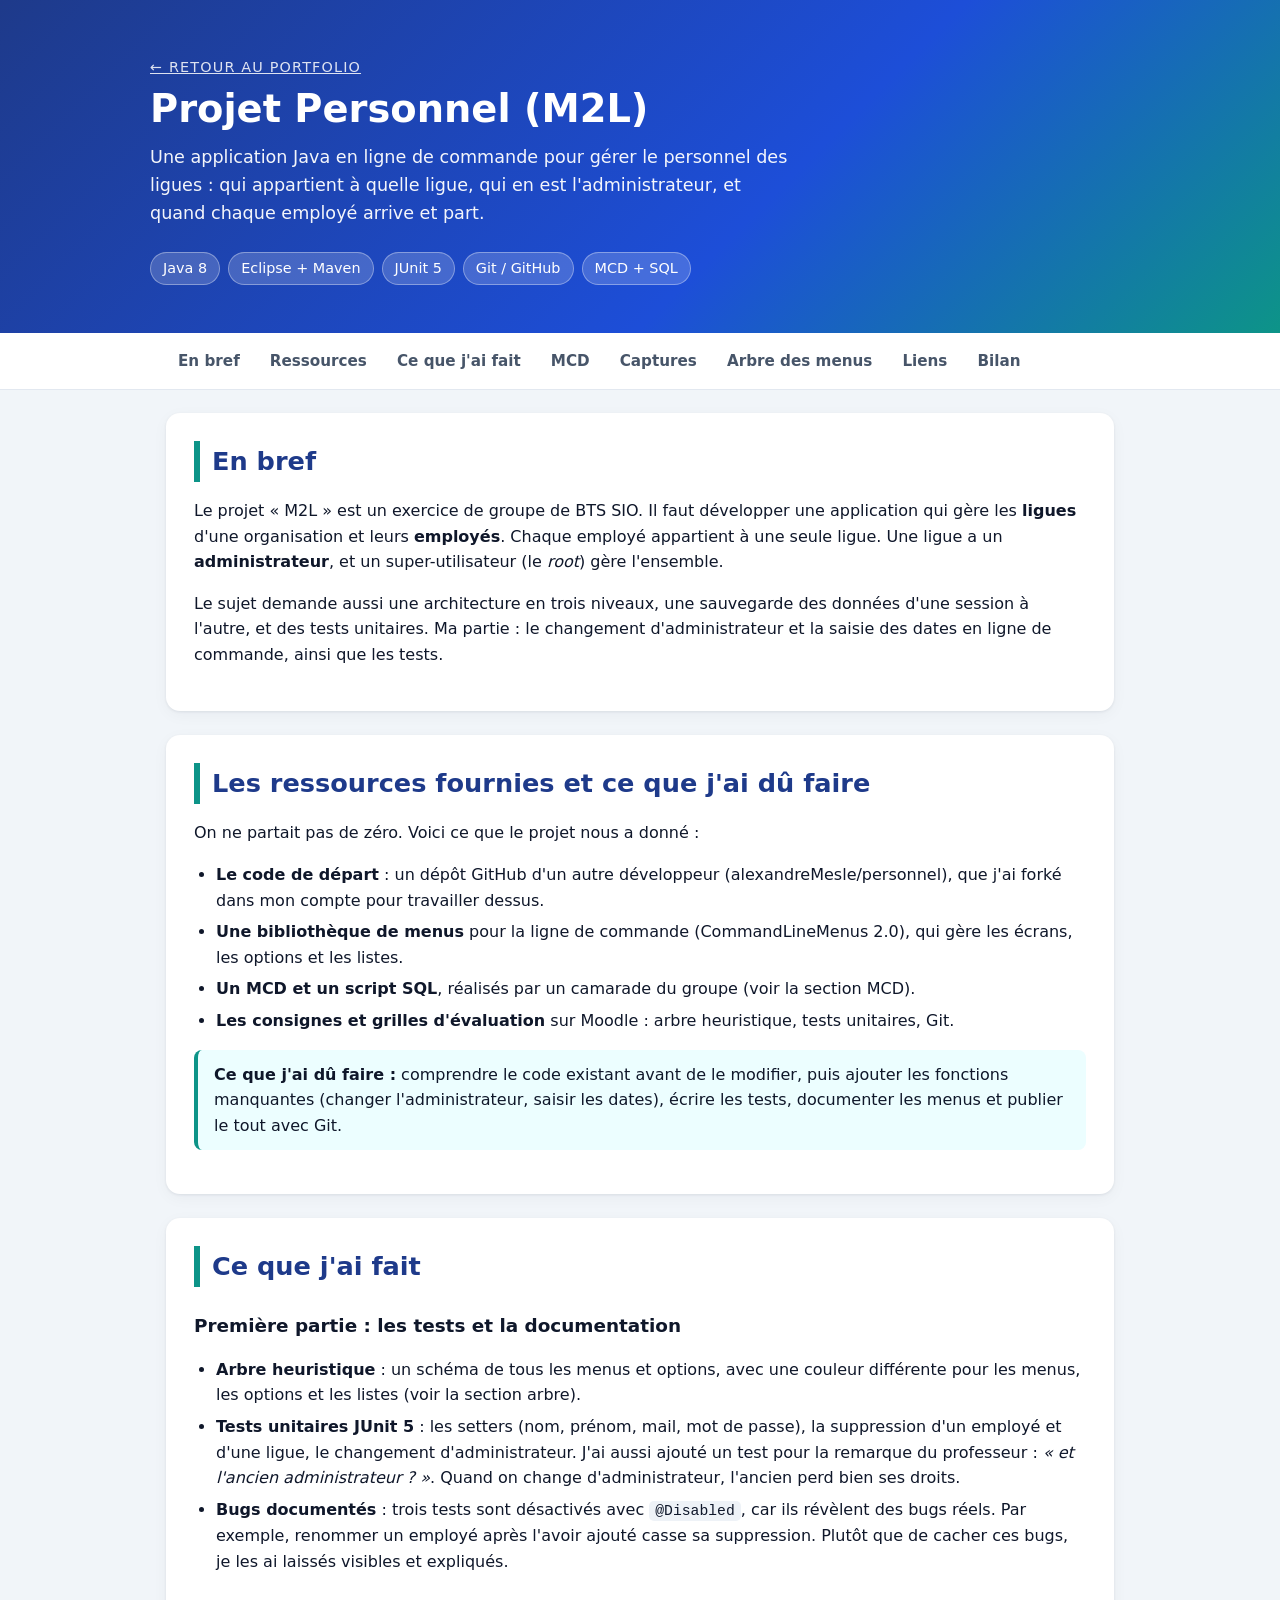
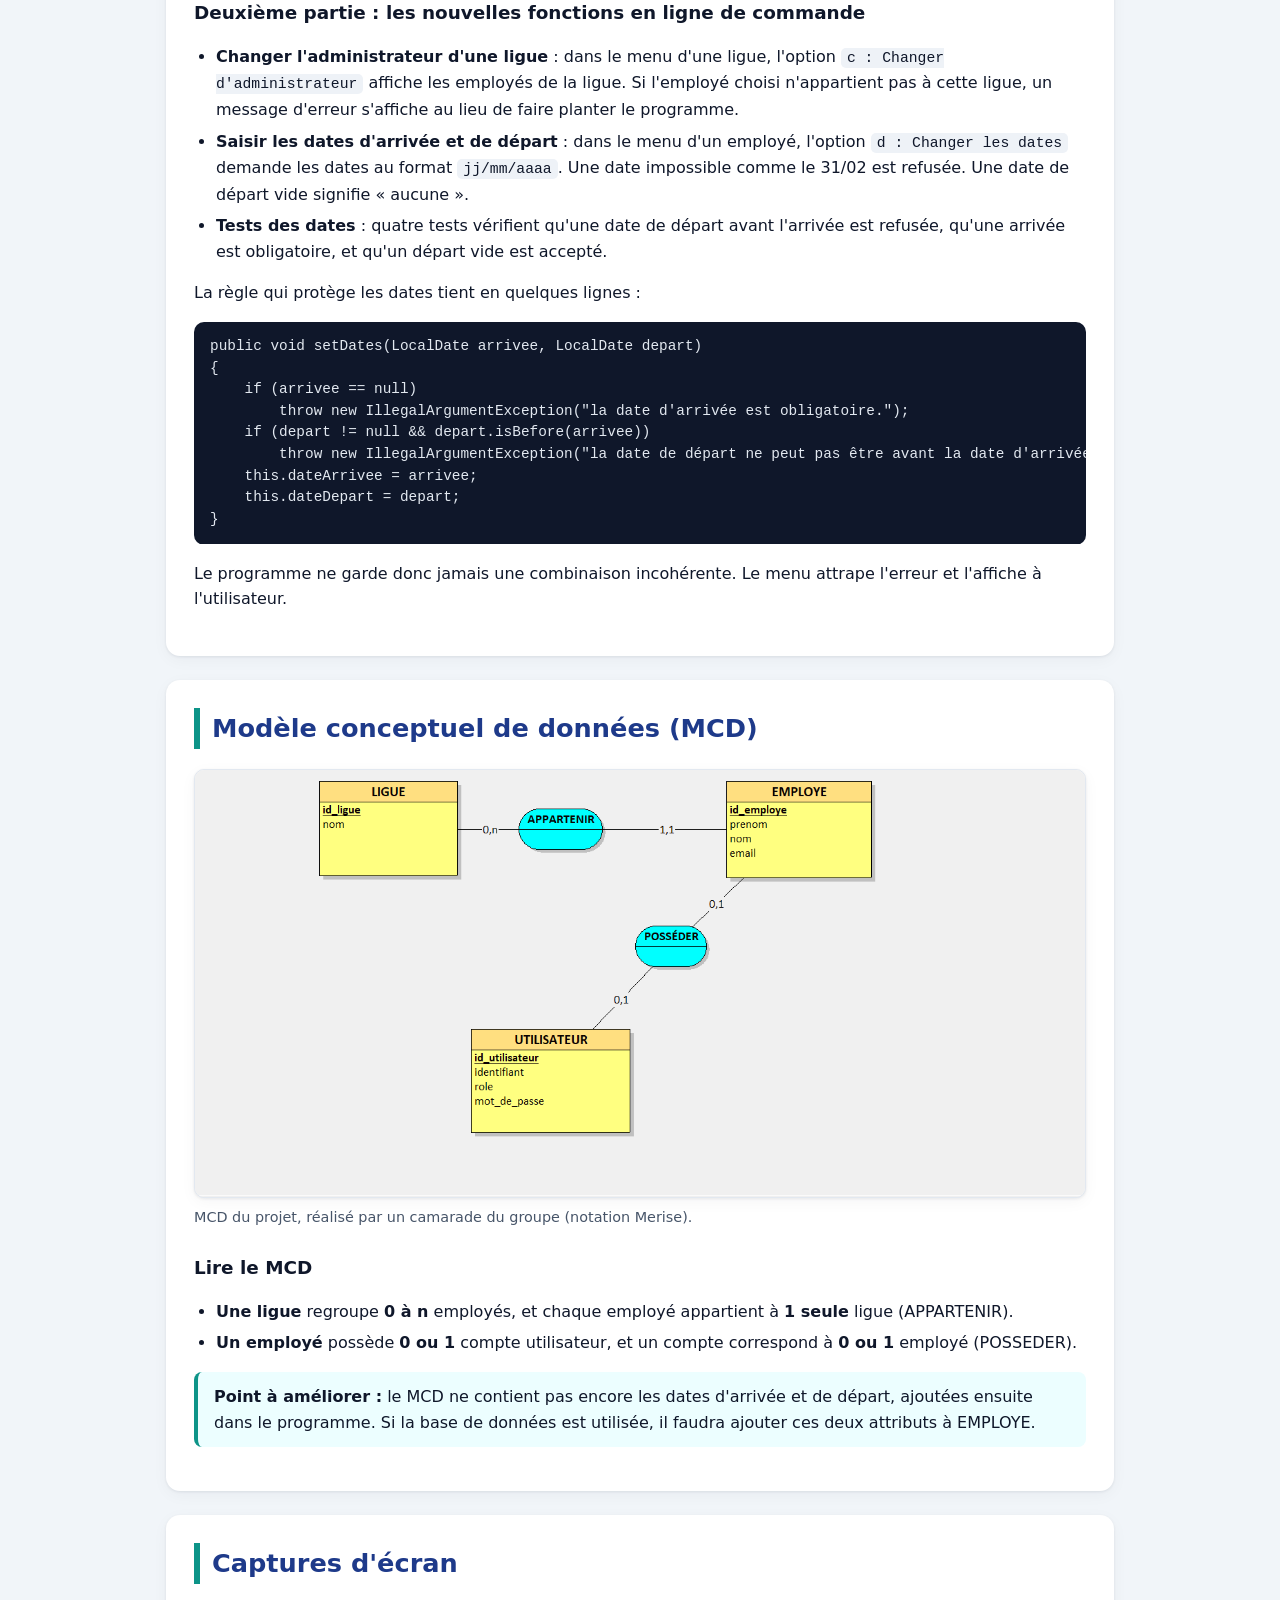
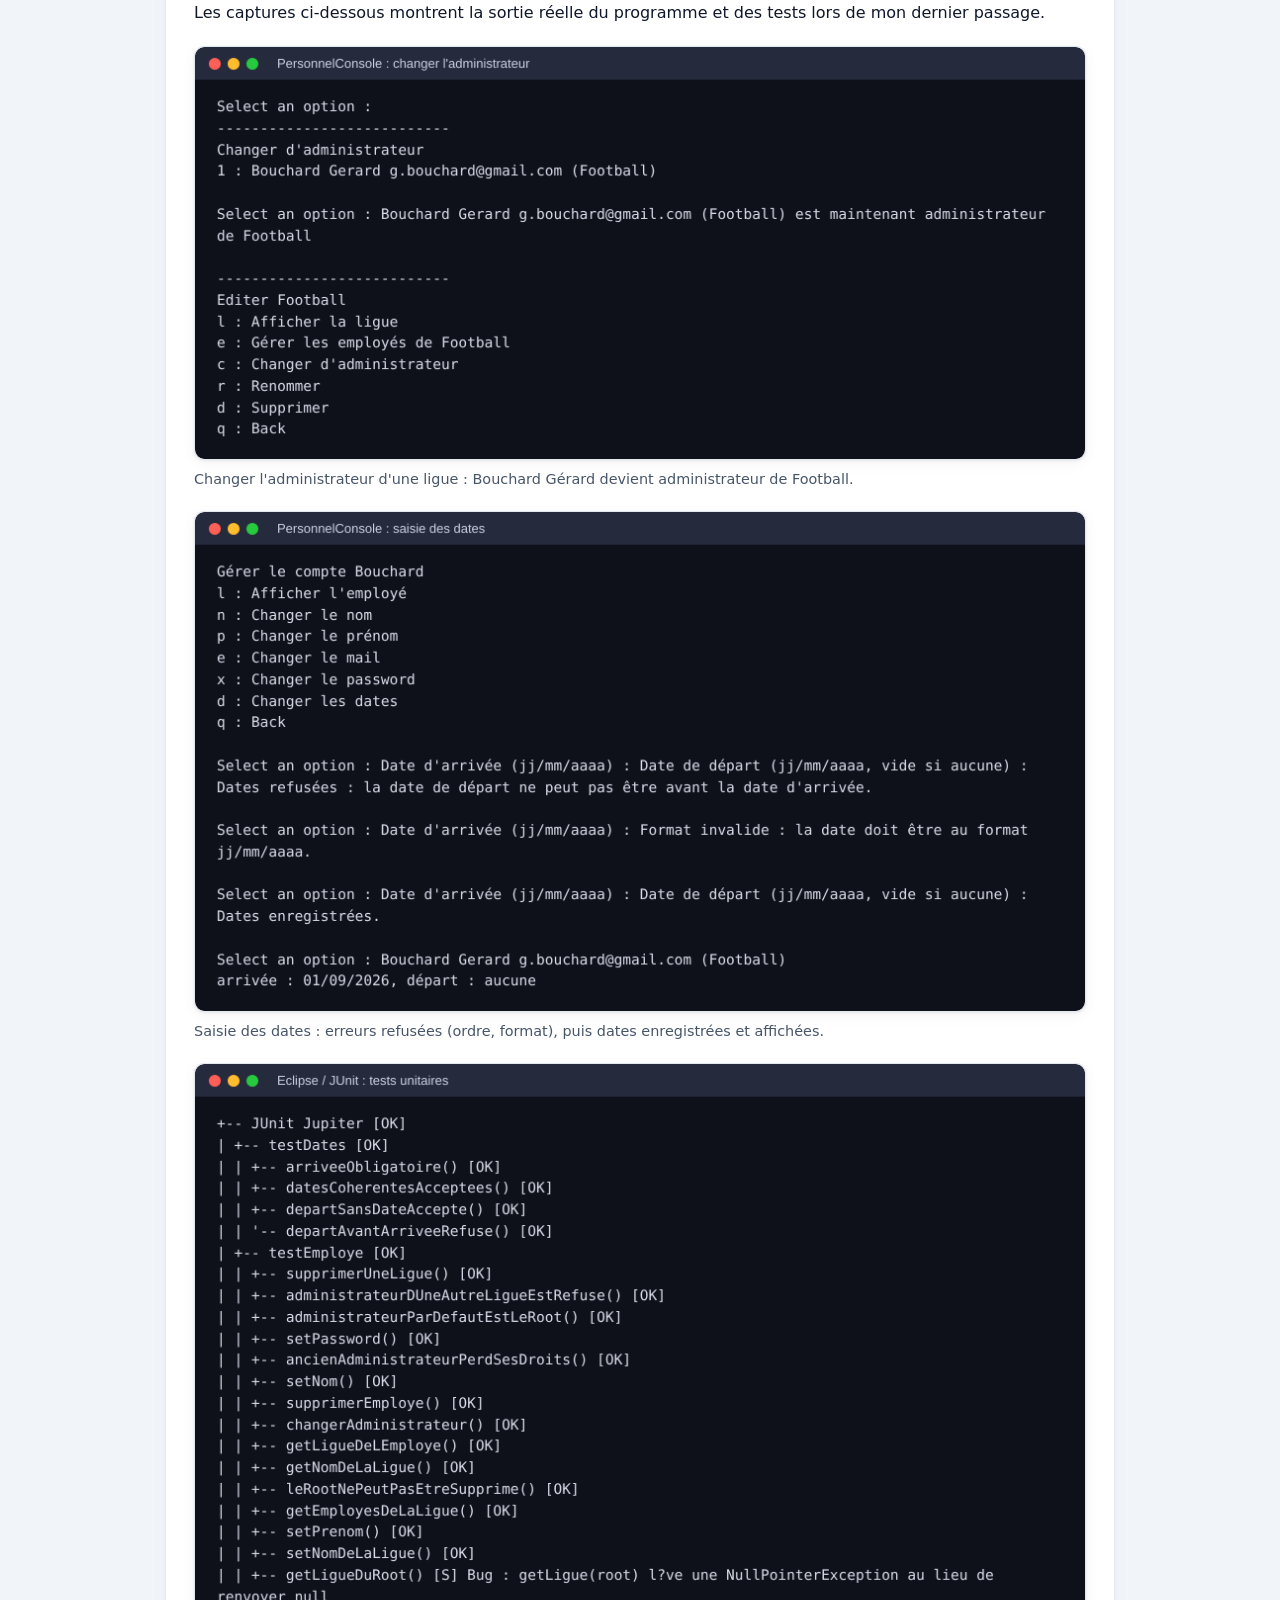
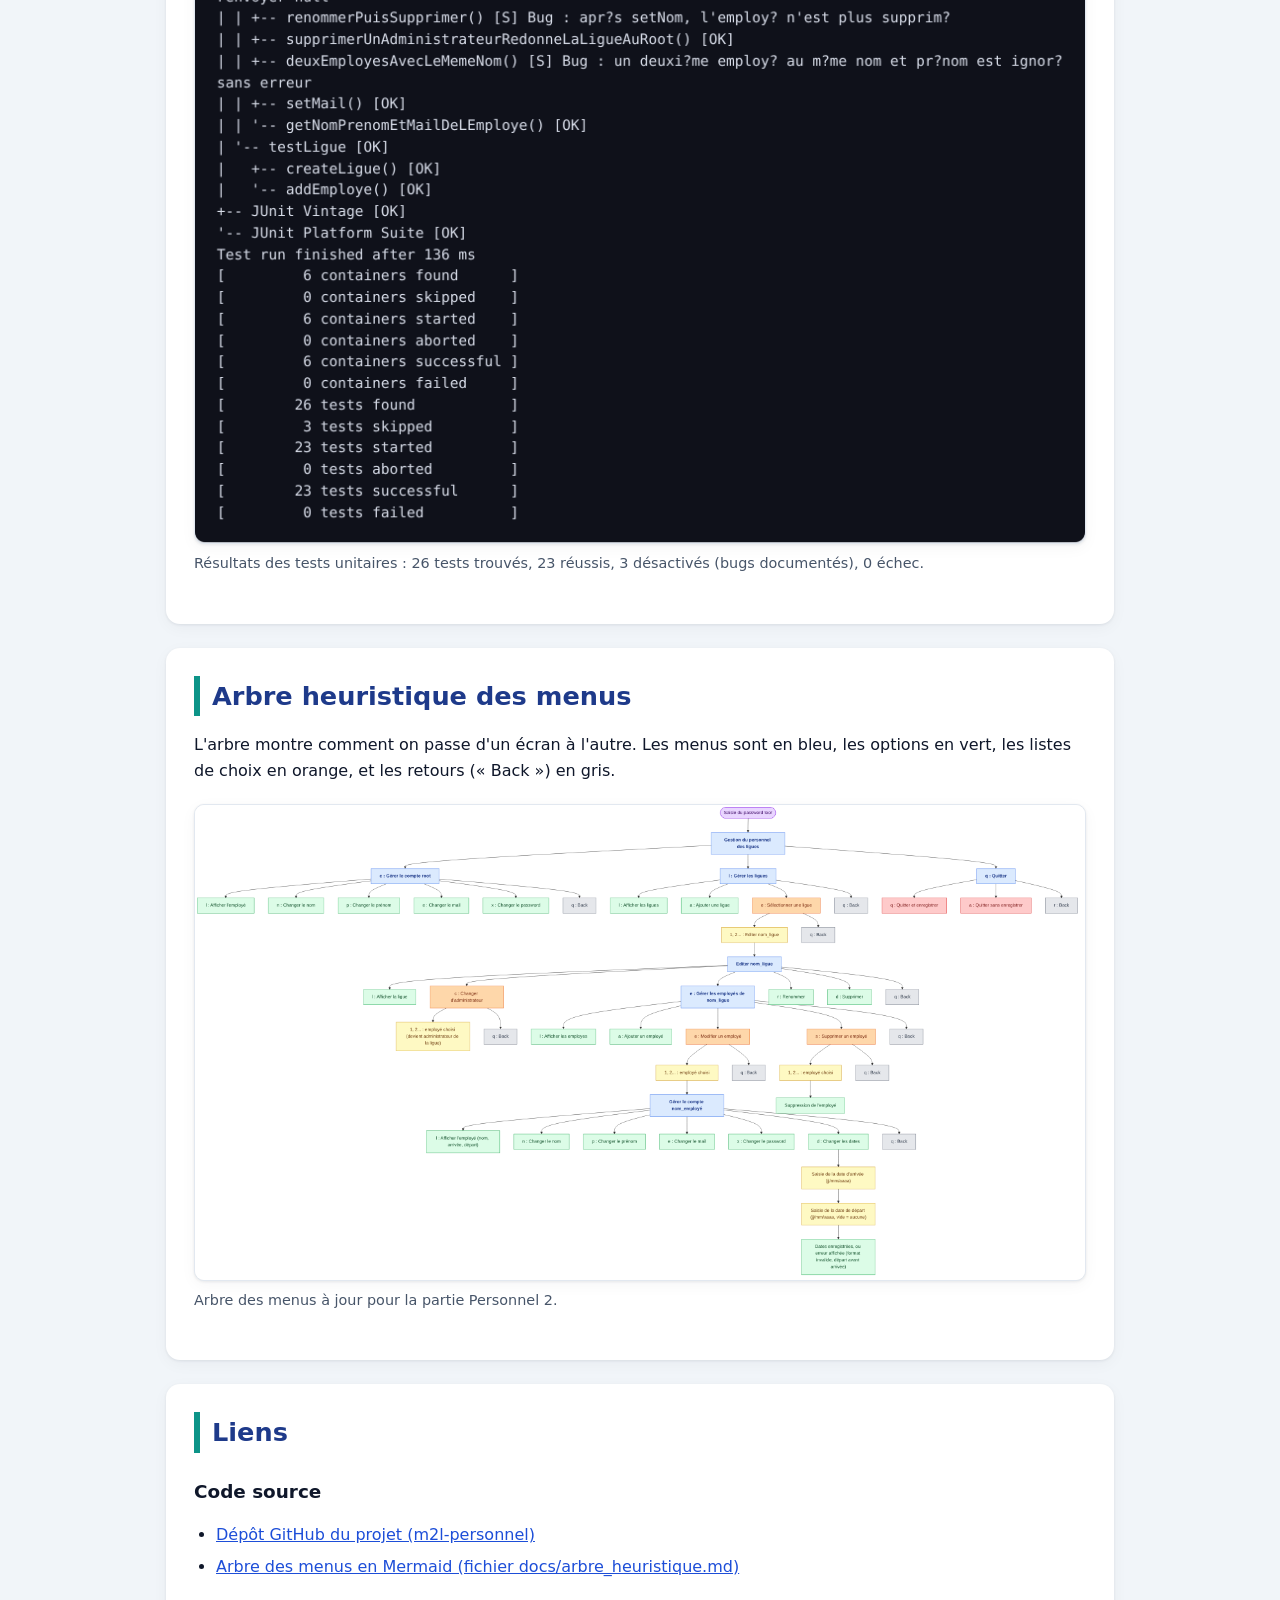
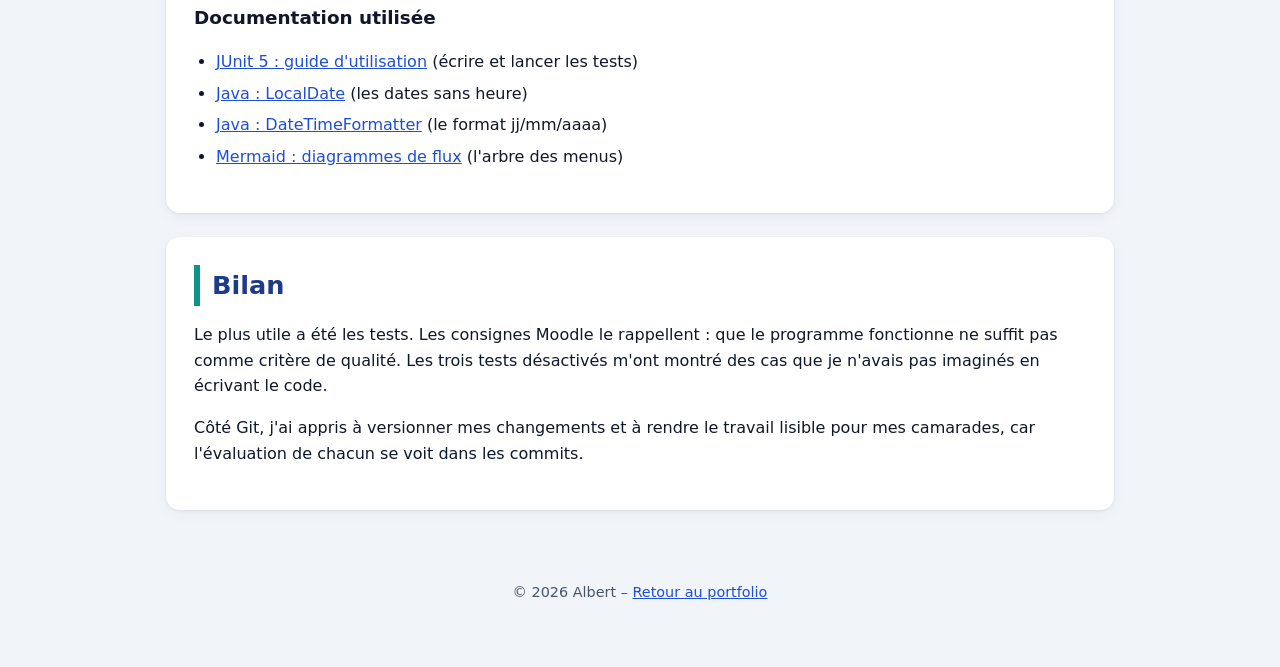
<file: pages/projet-personnel.html>
<!DOCTYPE html>
<html lang="fr">
<head>
  <meta charset="UTF-8">
  <meta name="viewport" content="width=device-width, initial-scale=1">
  <meta name="description" content="Projet Personnel (M2L) : application Java de gestion du personnel des ligues. Explications, MCD, captures d'écran, tests et liens vers le code.">
  <title>Projet Personnel (M2L) – Albert</title>
  <link rel="stylesheet" href="../css/style.css">
  <link rel="icon" type="image/png" href="../images/logo.png">
</head>
<body>

  <!-- En-tête de la page projet -->
  <header class="hero">
    <div class="hero-contenu">
      <p class="etiquette"><a href="../index.html" style="color:#fff">← Retour au portfolio</a></p>
      <h1>Projet Personnel (M2L)</h1>
      <p class="accroche">
        Une application Java en ligne de commande pour gérer le personnel des ligues : qui appartient à quelle ligue,
        qui en est l'administrateur, et quand chaque employé arrive et part.
      </p>
      <ul class="tags" aria-label="Technologies">
        <li>Java 8</li>
        <li>Eclipse + Maven</li>
        <li>JUnit 5</li>
        <li>Git / GitHub</li>
        <li>MCD + SQL</li>
      </ul>
    </div>
  </header>

  <nav class="menu" aria-label="Sections de la page projet">
    <ul>
      <li><a href="#resume">En bref</a></li>
      <li><a href="#ressources">Ressources</a></li>
      <li><a href="#realise">Ce que j'ai fait</a></li>
      <li><a href="#mcd">MCD</a></li>
      <li><a href="#captures">Captures</a></li>
      <li><a href="#arbre">Arbre des menus</a></li>
      <li><a href="#liens">Liens</a></li>
      <li><a href="#bilan">Bilan</a></li>
    </ul>
  </nav>

  <main class="conteneur">

    <!-- 1. En bref -->
    <section id="resume" class="carte">
      <h2>En bref</h2>
      <p>
        Le projet « M2L » est un exercice de groupe de BTS SIO. Il faut développer une application qui gère les
        <strong>ligues</strong> d'une organisation et leurs <strong>employés</strong>. Chaque employé appartient à une seule ligue.
        Une ligue a un <strong>administrateur</strong>, et un super-utilisateur (le <em>root</em>) gère l'ensemble.
      </p>
      <p>
        Le sujet demande aussi une architecture en trois niveaux, une sauvegarde des données d'une session à l'autre,
        et des tests unitaires. Ma partie : le changement d'administrateur et la saisie des dates en ligne de commande,
        ainsi que les tests.
      </p>
    </section>

    <!-- 2. Ressources fournies -->
    <section id="ressources" class="carte">
      <h2>Les ressources fournies et ce que j'ai dû faire</h2>
      <p>On ne partait pas de zéro. Voici ce que le projet nous a donné :</p>
      <ul>
        <li>
          <strong>Le code de départ</strong> : un dépôt GitHub d'un autre développeur (alexandreMesle/personnel), que j'ai
          forké dans mon compte pour travailler dessus.
        </li>
        <li>
          <strong>Une bibliothèque de menus</strong> pour la ligne de commande (CommandLineMenus 2.0), qui gère les écrans,
          les options et les listes.
        </li>
        <li>
          <strong>Un MCD et un script SQL</strong>, réalisés par un camarade du groupe (voir la section MCD).
        </li>
        <li>
          <strong>Les consignes et grilles d'évaluation</strong> sur Moodle : arbre heuristique, tests unitaires, Git.
        </li>
      </ul>
      <div class="encadre">
        <strong>Ce que j'ai dû faire :</strong> comprendre le code existant avant de le modifier, puis ajouter
        les fonctions manquantes (changer l'administrateur, saisir les dates), écrire les tests, documenter les menus
        et publier le tout avec Git.
      </div>
    </section>

    <!-- 3. Ce que j'ai fait -->
    <section id="realise" class="carte">
      <h2>Ce que j'ai fait</h2>

      <h3>Première partie : les tests et la documentation</h3>
      <ul>
        <li>
          <strong>Arbre heuristique</strong> : un schéma de tous les menus et options, avec une couleur différente
          pour les menus, les options et les listes (voir la section arbre).
        </li>
        <li>
          <strong>Tests unitaires JUnit 5</strong> : les setters (nom, prénom, mail, mot de passe), la suppression d'un
          employé et d'une ligue, le changement d'administrateur. J'ai aussi ajouté un test pour la remarque du professeur :
          <em>« et l'ancien administrateur ? »</em>. Quand on change d'administrateur, l'ancien perd bien ses droits.
        </li>
        <li>
          <strong>Bugs documentés</strong> : trois tests sont désactivés avec <code>@Disabled</code>, car ils
          révèlent des bugs réels. Par exemple, renommer un employé après l'avoir ajouté casse sa suppression.
          Plutôt que de cacher ces bugs, je les ai laissés visibles et expliqués.
        </li>
      </ul>

      <h3>Deuxième partie : les nouvelles fonctions en ligne de commande</h3>
      <ul>
        <li>
          <strong>Changer l'administrateur d'une ligue</strong> : dans le menu d'une ligue, l'option
          <code>c : Changer d'administrateur</code> affiche les employés de la ligue. Si l'employé choisi n'appartient
          pas à cette ligue, un message d'erreur s'affiche au lieu de faire planter le programme.
        </li>
        <li>
          <strong>Saisir les dates d'arrivée et de départ</strong> : dans le menu d'un employé, l'option
          <code>d : Changer les dates</code> demande les dates au format <code>jj/mm/aaaa</code>. Une date impossible
          comme le 31/02 est refusée. Une date de départ vide signifie « aucune ».
        </li>
        <li>
          <strong>Tests des dates</strong> : quatre tests vérifient qu'une date de départ avant l'arrivée est refusée,
          qu'une arrivée est obligatoire, et qu'un départ vide est accepté.
        </li>
      </ul>

      <p>La règle qui protège les dates tient en quelques lignes :</p>
      <pre><code>public void setDates(LocalDate arrivee, LocalDate depart)
{
    if (arrivee == null)
        throw new IllegalArgumentException("la date d'arrivée est obligatoire.");
    if (depart != null &amp;&amp; depart.isBefore(arrivee))
        throw new IllegalArgumentException("la date de départ ne peut pas être avant la date d'arrivée.");
    this.dateArrivee = arrivee;
    this.dateDepart = depart;
}</code></pre>
      <p>
        Le programme ne garde donc jamais une combinaison incohérente. Le menu attrape l'erreur et l'affiche à l'utilisateur.
      </p>
    </section>

    <!-- 4. MCD -->
    <section id="mcd" class="carte">
      <h2>Modèle conceptuel de données (MCD)</h2>
      <figure>
        <img src="../images/mcd-personnel.png" alt="MCD : la table LIGUE (id_ligue, nom) est liée à EMPLOYE (id_employe, prenom, nom, email) par APPARTENIR ; EMPLOYE est lié à UTILISATEUR (id_utilisateur, identifiant, role, mot_de_passe) par POSSEDER." width="1290" height="620" loading="lazy">
        <figcaption>MCD du projet, réalisé par un camarade du groupe (notation Merise).</figcaption>
      </figure>
      <h3>Lire le MCD</h3>
      <ul>
        <li><strong>Une ligue</strong> regroupe <strong>0 à n</strong> employés, et chaque employé appartient à <strong>1 seule</strong> ligue (APPARTENIR).</li>
        <li><strong>Un employé</strong> possède <strong>0 ou 1</strong> compte utilisateur, et un compte correspond à <strong>0 ou 1</strong> employé (POSSEDER).</li>
      </ul>
      <div class="encadre">
        <strong>Point à améliorer :</strong> le MCD ne contient pas encore les dates d'arrivée et de départ, ajoutées ensuite
        dans le programme. Si la base de données est utilisée, il faudra ajouter ces deux attributs à EMPLOYE.
      </div>
    </section>

    <!-- 5. Captures d'écran -->
    <section id="captures" class="carte">
      <h2>Captures d'écran</h2>
      <p>Les captures ci-dessous montrent la sortie réelle du programme et des tests lors de mon dernier passage.</p>

      <figure>
        <img src="../images/console-admin.png" alt="Console : changement de l'administrateur de la ligue Football, qui devient Bouchard Gerard." width="1800" height="834" loading="lazy">
        <figcaption>Changer l'administrateur d'une ligue : Bouchard Gérard devient administrateur de Football.</figcaption>
      </figure>

      <figure>
        <img src="../images/console-dates.png" alt="Console : saisie des dates d'un employé, avec les messages d'erreur pour une date de départ avant l'arrivée et pour un format invalide, puis l'enregistrement." width="1800" height="1008" loading="lazy">
        <figcaption>Saisie des dates : erreurs refusées (ordre, format), puis dates enregistrées et affichées.</figcaption>
      </figure>

      <figure>
        <img src="../images/junit-tests.png" alt="Résultats des tests JUnit : 26 tests trouvés, 23 réussis, 3 désactivés, 0 échec." width="1800" height="2184" loading="lazy">
        <figcaption>Résultats des tests unitaires : 26 tests trouvés, 23 réussis, 3 désactivés (bugs documentés), 0 échec.</figcaption>
      </figure>
    </section>

    <!-- 6. Arbre heuristique -->
    <section id="arbre" class="carte">
      <h2>Arbre heuristique des menus</h2>
      <p>
        L'arbre montre comment on passe d'un écran à l'autre. Les menus sont en bleu, les options en vert,
        les listes de choix en orange, et les retours (« Back ») en gris.
      </p>
      <figure>
        <img src="../images/arbre-heuristique.png" alt="Arbre des menus : menu principal, gestion des ligues, édition d'une ligue (avec changer d'administrateur), gestion des employés, gestion d'un compte employé (avec changer les dates)." width="2768" height="1478" loading="lazy">
        <figcaption>Arbre des menus à jour pour la partie Personnel 2.</figcaption>
      </figure>
    </section>

    <!-- 7. Liens : code source et documentation -->
    <section id="liens" class="carte">
      <h2>Liens</h2>
      <h3>Code source</h3>
      <ul>
        <li><a href="https://github.com/Rival99900/m2l-personnel" target="_blank" rel="noopener">Dépôt GitHub du projet (m2l-personnel)</a></li>
        <li><a href="https://github.com/Rival99900/m2l-personnel/blob/master/Personnel/docs/arbre_heuristique.md" target="_blank" rel="noopener">Arbre des menus en Mermaid (fichier docs/arbre_heuristique.md)</a></li>
      </ul>
      <h3>Documentation utilisée</h3>
      <ul>
        <li><a href="https://junit.org/junit5/docs/current/user-guide/" target="_blank" rel="noopener">JUnit 5 : guide d'utilisation</a> (écrire et lancer les tests)</li>
        <li><a href="https://docs.oracle.com/javase/8/docs/api/java/time/LocalDate.html" target="_blank" rel="noopener">Java : LocalDate</a> (les dates sans heure)</li>
        <li><a href="https://docs.oracle.com/javase/8/docs/api/java/time/format/DateTimeFormatter.html" target="_blank" rel="noopener">Java : DateTimeFormatter</a> (le format jj/mm/aaaa)</li>
        <li><a href="https://mermaid.js.org/syntax/flowchart.html" target="_blank" rel="noopener">Mermaid : diagrammes de flux</a> (l'arbre des menus)</li>
      </ul>
    </section>

    <!-- 8. Bilan -->
    <section id="bilan" class="carte">
      <h2>Bilan</h2>
      <p>
        Le plus utile a été les tests. Les consignes Moodle le rappellent : que le programme fonctionne ne suffit pas
        comme critère de qualité.
        Les trois tests désactivés m'ont montré des cas que je n'avais pas imaginés en écrivant le code.
      </p>
      <p>
        Côté Git, j'ai appris à versionner mes changements et à rendre le travail lisible pour mes camarades,
        car l'évaluation de chacun se voit dans les commits.
      </p>
    </section>

  </main>

  <footer>
    <p>© 2026 Albert – <a href="../index.html">Retour au portfolio</a></p>
  </footer>

</body>
</html>
</file>
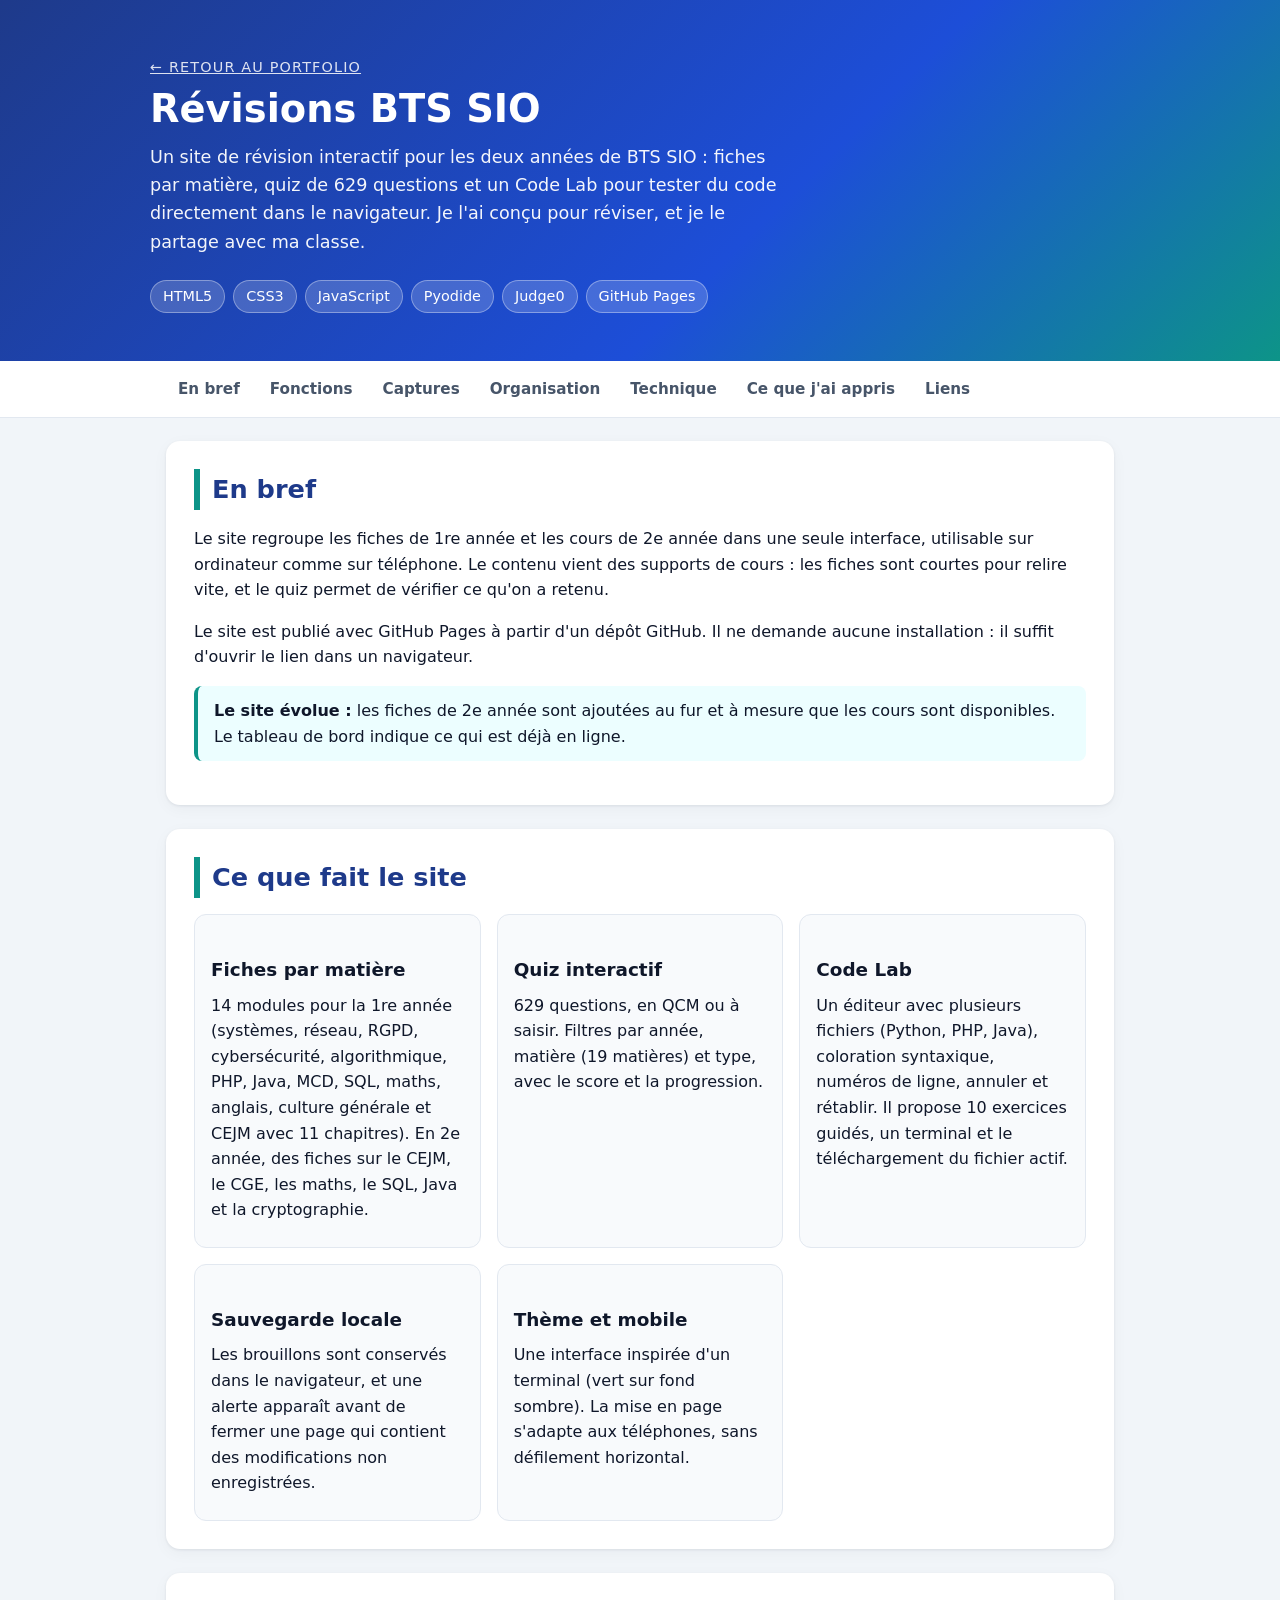
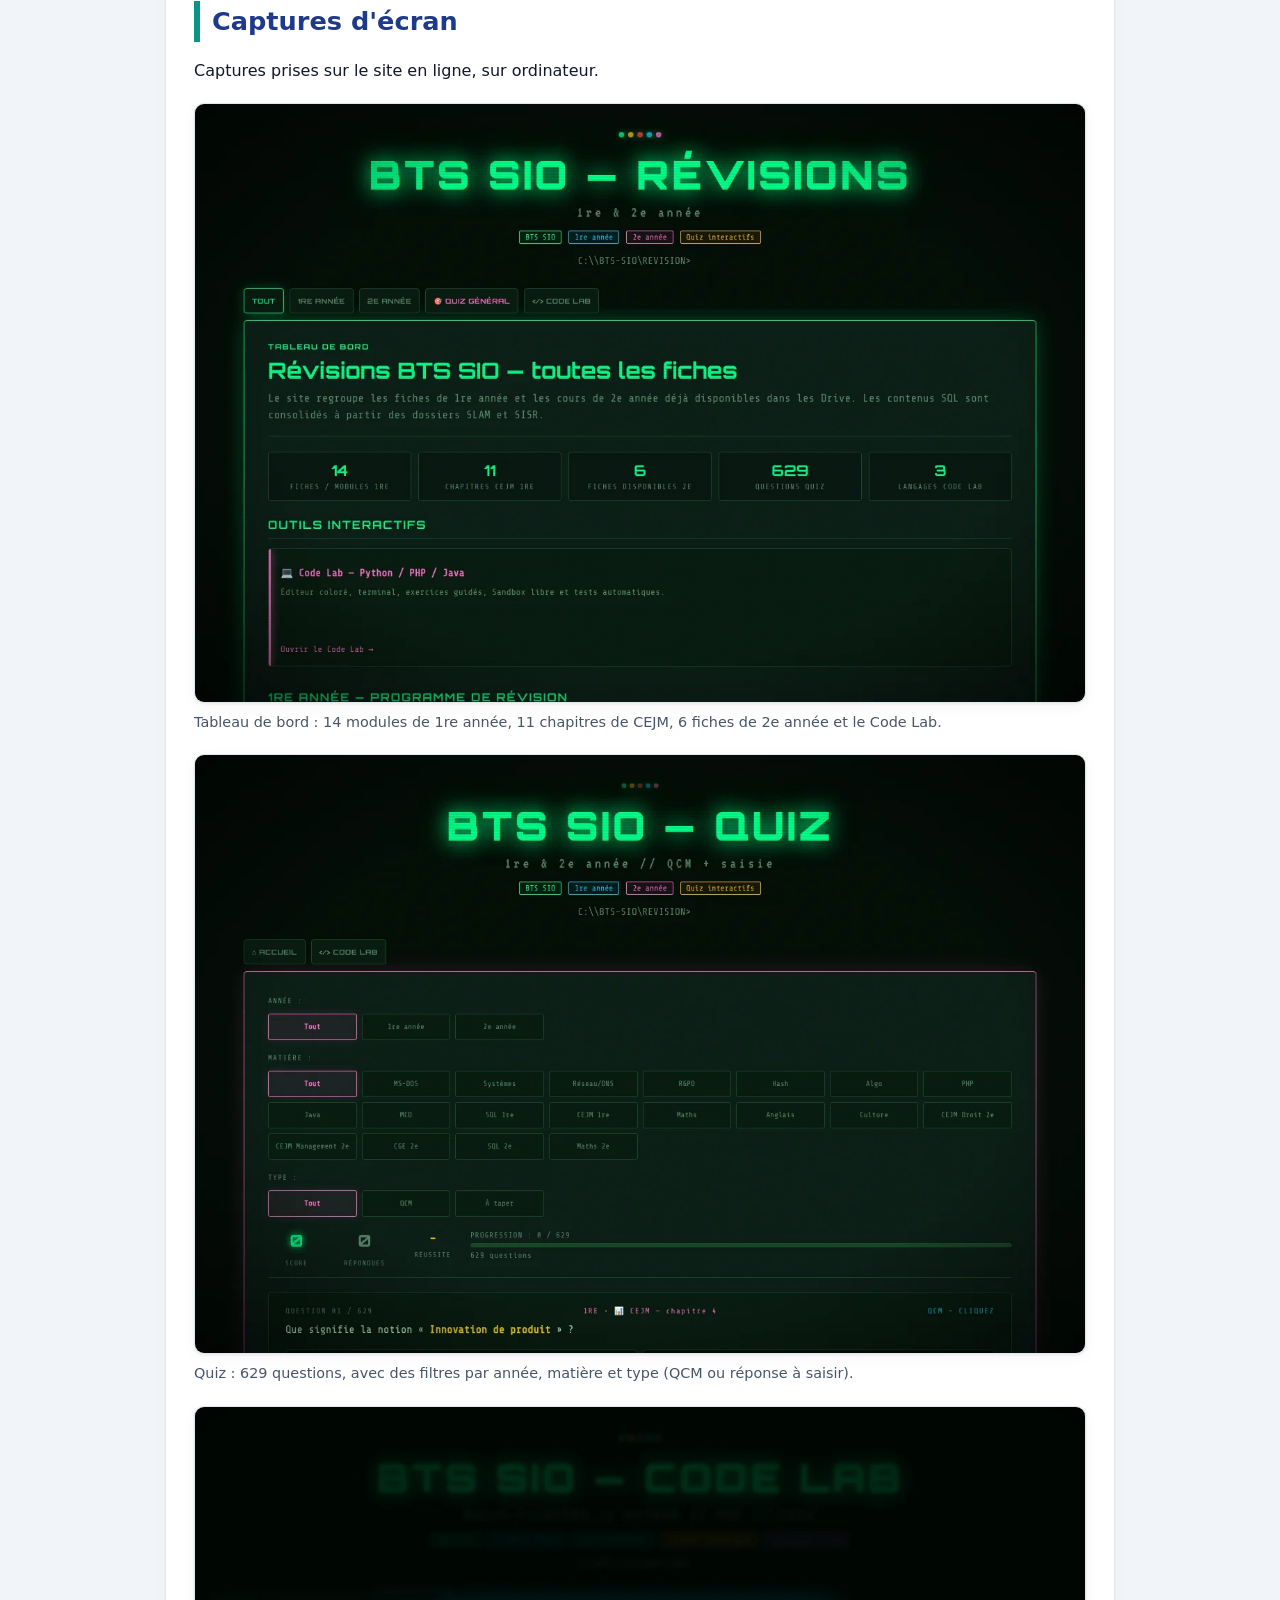
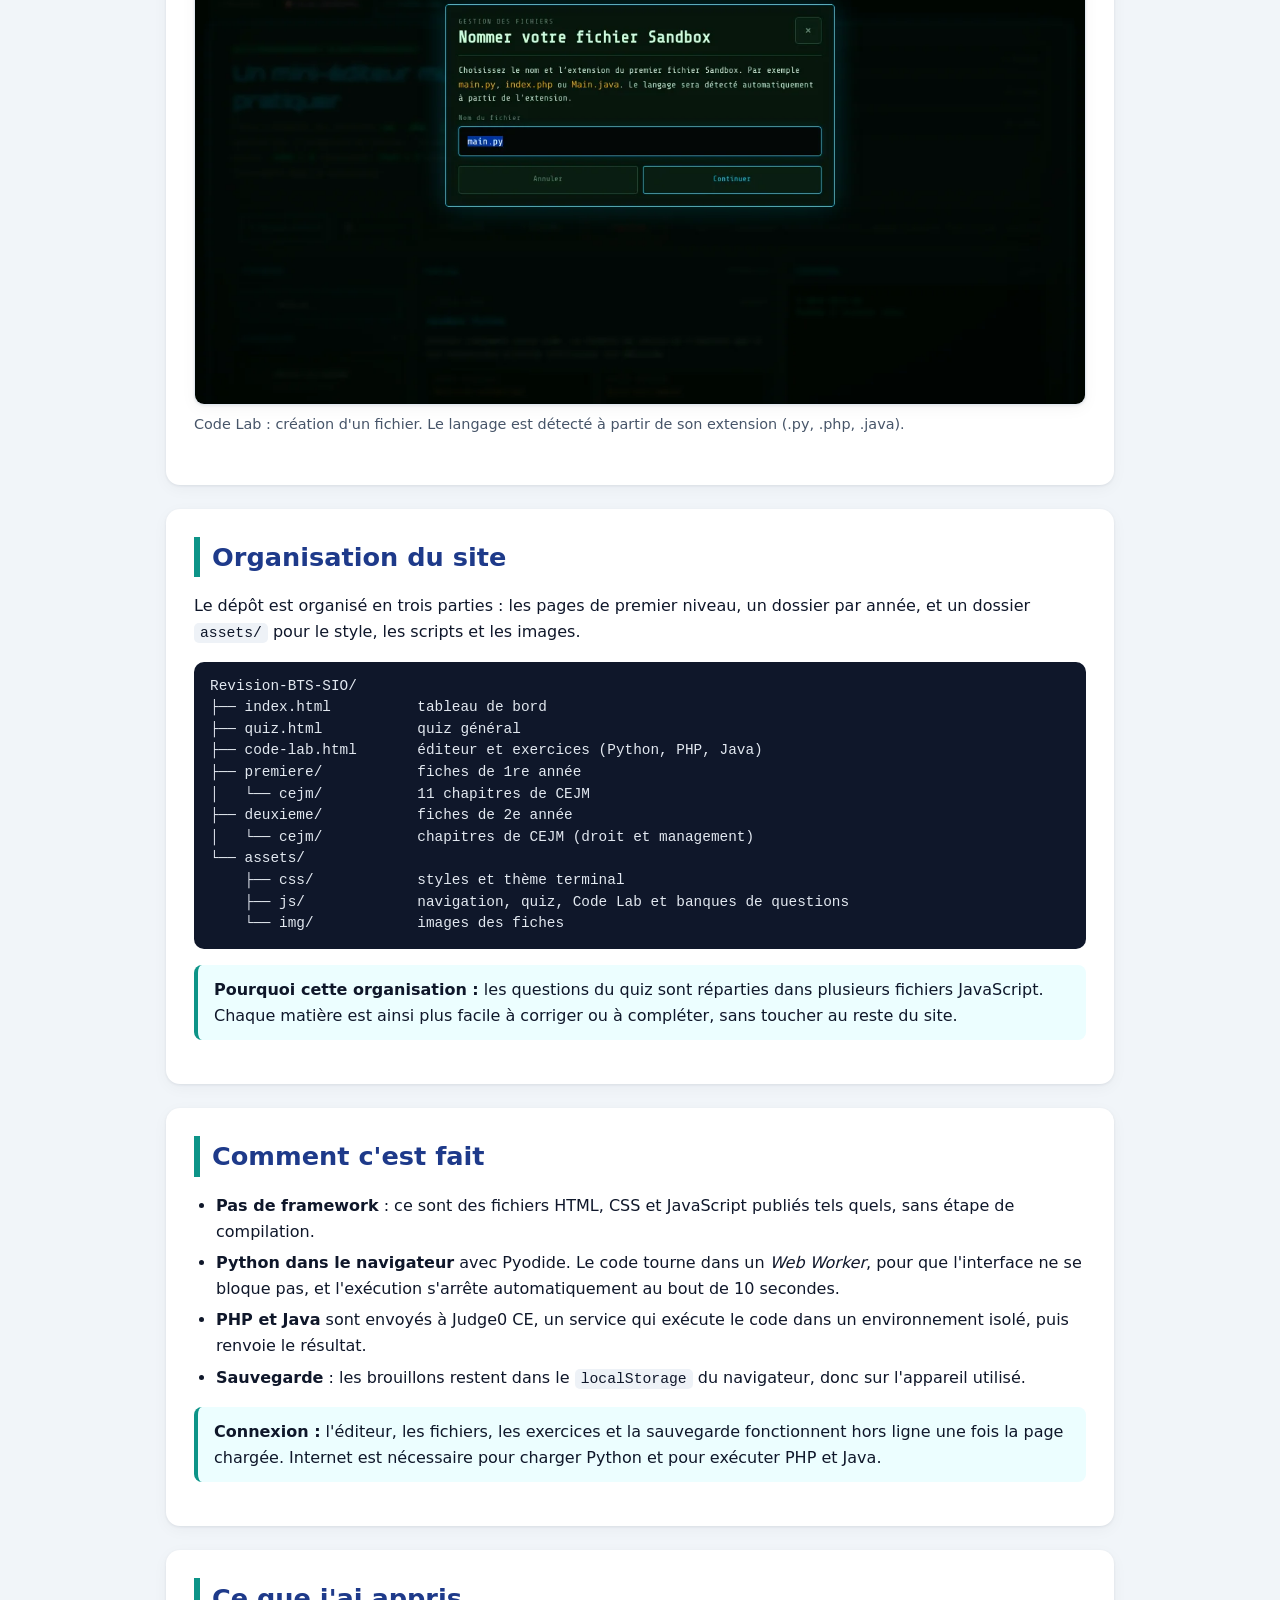
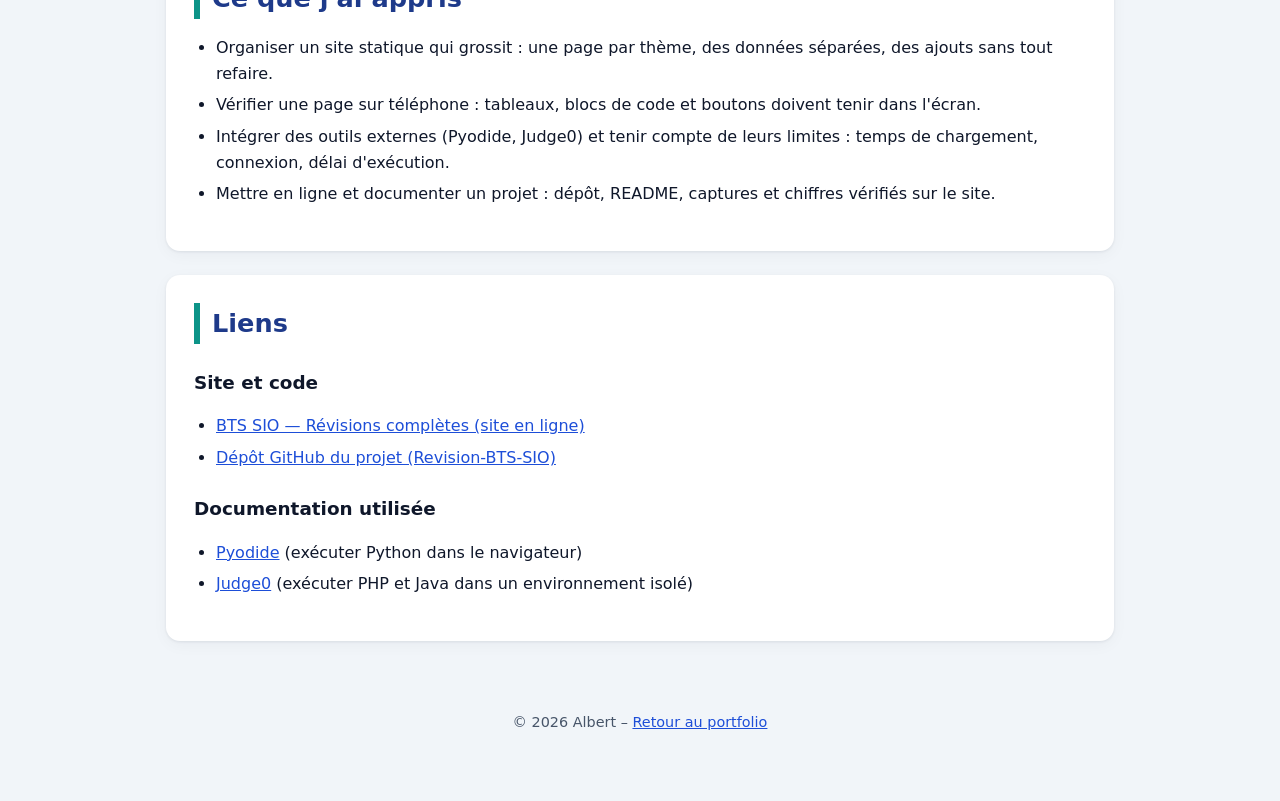
<file: pages/projet-revision-bts-sio.html>
<!DOCTYPE html>
<html lang="fr">
<head>
  <meta charset="UTF-8">
  <meta name="viewport" content="width=device-width, initial-scale=1">
  <meta name="description" content="Révisions BTS SIO (projet personnel) : site de révision interactif pour les deux années, avec fiches, quiz de 629 questions et Code Lab. Fonctions, organisation, technique et liens.">
  <title>Révisions BTS SIO – Albert</title>
  <link rel="stylesheet" href="../css/style.css">
  <link rel="icon" type="image/png" href="../images/logo.png">
</head>
<body>

  <!-- En-tête de la page projet -->
  <header class="hero">
    <div class="hero-contenu">
      <p class="etiquette"><a href="../index.html" style="color:#fff">← Retour au portfolio</a></p>
      <h1>Révisions BTS SIO</h1>
      <p class="accroche">
        Un site de révision interactif pour les deux années de BTS SIO : fiches par matière, quiz de 629 questions
        et un Code Lab pour tester du code directement dans le navigateur. Je l'ai conçu pour réviser, et je le
        partage avec ma classe.
      </p>
      <ul class="tags" aria-label="Technologies">
        <li>HTML5</li>
        <li>CSS3</li>
        <li>JavaScript</li>
        <li>Pyodide</li>
        <li>Judge0</li>
        <li>GitHub Pages</li>
      </ul>
    </div>
  </header>

  <nav class="menu" aria-label="Sections de la page projet">
    <ul>
      <li><a href="#resume">En bref</a></li>
      <li><a href="#fonctions">Fonctions</a></li>
      <li><a href="#captures">Captures</a></li>
      <li><a href="#organisation">Organisation</a></li>
      <li><a href="#technique">Technique</a></li>
      <li><a href="#bilan">Ce que j'ai appris</a></li>
      <li><a href="#liens">Liens</a></li>
    </ul>
  </nav>

  <main class="conteneur">

    <!-- 1. En bref -->
    <section id="resume" class="carte">
      <h2>En bref</h2>
      <p>
        Le site regroupe les fiches de 1re année et les cours de 2e année dans une seule interface, utilisable sur
        ordinateur comme sur téléphone. Le contenu vient des supports de cours : les fiches sont courtes pour relire vite,
        et le quiz permet de vérifier ce qu'on a retenu.
      </p>
      <p>
        Le site est publié avec GitHub Pages à partir d'un dépôt GitHub. Il ne demande aucune installation : il suffit
        d'ouvrir le lien dans un navigateur.
      </p>
      <div class="encadre">
        <strong>Le site évolue :</strong> les fiches de 2e année sont ajoutées au fur et à mesure que les cours sont
        disponibles. Le tableau de bord indique ce qui est déjà en ligne.
      </div>
    </section>

    <!-- 2. Fonctions -->
    <section id="fonctions" class="carte">
      <h2>Ce que fait le site</h2>
      <div class="grille">
        <article class="carte-mini">
          <h3>Fiches par matière</h3>
          <p>
            14 modules pour la 1re année (systèmes, réseau, RGPD, cybersécurité, algorithmique, PHP, Java, MCD, SQL,
            maths, anglais, culture générale et CEJM avec 11 chapitres). En 2e année, des fiches sur le CEJM, le CGE,
            les maths, le SQL, Java et la cryptographie.
          </p>
        </article>
        <article class="carte-mini">
          <h3>Quiz interactif</h3>
          <p>
            629 questions, en QCM ou à saisir. Filtres par année, matière (19 matières) et type, avec le score et la
            progression.
          </p>
        </article>
        <article class="carte-mini">
          <h3>Code Lab</h3>
          <p>
            Un éditeur avec plusieurs fichiers (Python, PHP, Java), coloration syntaxique, numéros de ligne, annuler et
            rétablir. Il propose 10 exercices guidés, un terminal et le téléchargement du fichier actif.
          </p>
        </article>
        <article class="carte-mini">
          <h3>Sauvegarde locale</h3>
          <p>
            Les brouillons sont conservés dans le navigateur, et une alerte apparaît avant de fermer une page qui contient
            des modifications non enregistrées.
          </p>
        </article>
        <article class="carte-mini">
          <h3>Thème et mobile</h3>
          <p>
            Une interface inspirée d'un terminal (vert sur fond sombre). La mise en page s'adapte aux téléphones,
            sans défilement horizontal.
          </p>
        </article>
      </div>
    </section>

    <!-- 3. Captures d'écran -->
    <section id="captures" class="carte">
      <h2>Captures d'écran</h2>
      <p>Captures prises sur le site en ligne, sur ordinateur.</p>

      <figure>
        <img src="../images/revision-accueil.webp" alt="Tableau de bord du site : titre, filtres par année, cartes de statistiques et accès au Code Lab." width="1280" height="860" loading="lazy">
        <figcaption>Tableau de bord : 14 modules de 1re année, 11 chapitres de CEJM, 6 fiches de 2e année et le Code Lab.</figcaption>
      </figure>

      <figure>
        <img src="../images/revision-quiz.webp" alt="Page du quiz : filtres par année, matière et type, barre de progression et première question." width="1280" height="860" loading="lazy">
        <figcaption>Quiz : 629 questions, avec des filtres par année, matière et type (QCM ou réponse à saisir).</figcaption>
      </figure>

      <figure>
        <img src="../images/revision-code-lab.webp" alt="Code Lab avec la fenêtre de création d'un fichier, qui demande un nom comme main.py." width="1280" height="860" loading="lazy">
        <figcaption>Code Lab : création d'un fichier. Le langage est détecté à partir de son extension (.py, .php, .java).</figcaption>
      </figure>
    </section>

    <!-- 4. Organisation du site -->
    <section id="organisation" class="carte">
      <h2>Organisation du site</h2>
      <p>
        Le dépôt est organisé en trois parties : les pages de premier niveau, un dossier par année, et un dossier
        <code>assets/</code> pour le style, les scripts et les images.
      </p>
      <pre><code>Revision-BTS-SIO/
├── index.html          tableau de bord
├── quiz.html           quiz général
├── code-lab.html       éditeur et exercices (Python, PHP, Java)
├── premiere/           fiches de 1re année
│   └── cejm/           11 chapitres de CEJM
├── deuxieme/           fiches de 2e année
│   └── cejm/           chapitres de CEJM (droit et management)
└── assets/
    ├── css/            styles et thème terminal
    ├── js/             navigation, quiz, Code Lab et banques de questions
    └── img/            images des fiches</code></pre>
      <div class="encadre">
        <strong>Pourquoi cette organisation :</strong> les questions du quiz sont réparties dans plusieurs fichiers JavaScript.
        Chaque matière est ainsi plus facile à corriger ou à compléter, sans toucher au reste du site.
      </div>
    </section>

    <!-- 5. Technique -->
    <section id="technique" class="carte">
      <h2>Comment c'est fait</h2>
      <ul>
        <li>
          <strong>Pas de framework</strong> : ce sont des fichiers HTML, CSS et JavaScript publiés tels quels, sans
          étape de compilation.
        </li>
        <li>
          <strong>Python dans le navigateur</strong> avec Pyodide. Le code tourne dans un <em>Web Worker</em>, pour que
          l'interface ne se bloque pas, et l'exécution s'arrête automatiquement au bout de 10 secondes.
        </li>
        <li>
          <strong>PHP et Java</strong> sont envoyés à Judge0 CE, un service qui exécute le code dans un environnement
          isolé, puis renvoie le résultat.
        </li>
        <li>
          <strong>Sauvegarde</strong> : les brouillons restent dans le <code>localStorage</code> du navigateur, donc sur
          l'appareil utilisé.
        </li>
      </ul>
      <div class="encadre">
        <strong>Connexion :</strong> l'éditeur, les fichiers, les exercices et la sauvegarde fonctionnent hors ligne
        une fois la page chargée. Internet est nécessaire pour charger Python et pour exécuter PHP et Java.
      </div>
    </section>

    <!-- 6. Bilan -->
    <section id="bilan" class="carte">
      <h2>Ce que j'ai appris</h2>
      <ul>
        <li>Organiser un site statique qui grossit : une page par thème, des données séparées, des ajouts sans tout refaire.</li>
        <li>Vérifier une page sur téléphone : tableaux, blocs de code et boutons doivent tenir dans l'écran.</li>
        <li>Intégrer des outils externes (Pyodide, Judge0) et tenir compte de leurs limites : temps de chargement, connexion, délai d'exécution.</li>
        <li>Mettre en ligne et documenter un projet : dépôt, README, captures et chiffres vérifiés sur le site.</li>
      </ul>
    </section>

    <!-- 7. Liens -->
    <section id="liens" class="carte">
      <h2>Liens</h2>
      <h3>Site et code</h3>
      <ul>
        <li><a href="https://rival99900.github.io/Revision-BTS-SIO/" target="_blank" rel="noopener">BTS SIO — Révisions complètes (site en ligne)</a></li>
        <li><a href="https://github.com/Rival99900/Revision-BTS-SIO" target="_blank" rel="noopener">Dépôt GitHub du projet (Revision-BTS-SIO)</a></li>
      </ul>
      <h3>Documentation utilisée</h3>
      <ul>
        <li><a href="https://pyodide.org/" target="_blank" rel="noopener">Pyodide</a> (exécuter Python dans le navigateur)</li>
        <li><a href="https://judge0.com/" target="_blank" rel="noopener">Judge0</a> (exécuter PHP et Java dans un environnement isolé)</li>
      </ul>
    </section>

  </main>

  <footer>
    <p>© 2026 Albert – <a href="../index.html">Retour au portfolio</a></p>
  </footer>

</body>
</html>
</file>
<file: css/style.css>
/* =========================================================
   Portfolio BTS SIO – feuille de style
   Organisation :
   1. Variables de couleurs (un seul endroit à modifier)
   2. Mise en page générale
   3. En-tête, menu, sections (cartes)
   4. Composants : boutons, tableaux, images, encadrés
   5. Adaptation aux petits écrans (téléphone)
   ========================================================= */

/* 1. Variables : on les utilise partout avec var(--nom) */
:root {
  --bleu: #1d4ed8;          /* couleur principale (boutons, titres) */
  --bleu-fonce: #1e3a8a;    /* titres, en-têtes de tableaux */
  --turquoise: #0d9488;     /* couleur d'accent */
  --fond: #f1f5f9;          /* fond de la page */
  --carte: #ffffff;         /* fond des sections */
  --texte: #0f172a;         /* texte principal */
  --texte-doux: #475569;    /* texte secondaire */
  --bordure: #e2e8f0;       /* lignes et bordures fines */
  --rayon: 14px;            /* arrondi des cartes */
  --ombre: 0 1px 3px rgba(15, 23, 42, 0.08), 0 4px 16px rgba(15, 23, 42, 0.04);
}

/* 2. Mise en page générale */
* { box-sizing: border-box; }

html { scroll-behavior: smooth; }

body {
  margin: 0;
  font-family: system-ui, -apple-system, "Segoe UI", Roboto, Arial, sans-serif;
  font-size: 16px;
  line-height: 1.6;
  color: var(--texte);
  background: var(--fond);
}

/* Largeur maximale du contenu, centré */
.conteneur {
  max-width: 980px;
  margin: 0 auto;
  padding: 0 16px;
}

a { color: var(--bleu); }
a:focus-visible { outline: 3px solid var(--turquoise); outline-offset: 2px; border-radius: 4px; }

/* 3a. En-tête (hero) avec dégradé */
.hero {
  background: linear-gradient(135deg, var(--bleu-fonce) 0%, var(--bleu) 60%, var(--turquoise) 100%);
  color: #fff;
  padding: 56px 16px 48px;
}

.hero-contenu { max-width: 980px; margin: 0 auto; }

.etiquette {
  margin: 0 0 8px;
  font-size: 0.9rem;
  letter-spacing: 0.08em;
  text-transform: uppercase;
  opacity: 0.85;
}

.hero h1 {
  margin: 0 0 12px;
  font-size: 2.4rem;
  line-height: 1.15;
}

.accroche {
  max-width: 640px;
  font-size: 1.1rem;
  margin: 0 0 24px;
  opacity: 0.95;
}

/* Liste de technologies sous forme de petites pastilles */
.tags {
  list-style: none;
  padding: 0;
  margin: 20px 0 0;
  display: flex;
  flex-wrap: wrap;
  gap: 8px;
}
.tags li {
  background: rgba(255, 255, 255, 0.18);
  border: 1px solid rgba(255, 255, 255, 0.35);
  padding: 4px 12px;
  border-radius: 999px;
  font-size: 0.9rem;
}

/* 3b. Menu collant : reste en haut quand on descend dans la page */
.menu {
  position: sticky;
  top: 0;
  z-index: 10;
  background: rgba(255, 255, 255, 0.95);
  backdrop-filter: blur(6px);
  box-shadow: 0 1px 0 var(--bordure);
}
.menu ul {
  list-style: none;
  margin: 0 auto;
  padding: 10px 16px;
  max-width: 980px;
  display: flex;
  gap: 6px;
  overflow-x: auto;          /* sur téléphone, on fait défiler le menu */
  white-space: nowrap;
}
.menu a {
  display: inline-block;
  padding: 6px 12px;
  border-radius: 999px;
  text-decoration: none;
  color: var(--texte-doux);
  font-weight: 600;
  font-size: 0.95rem;
}
.menu a:hover { background: #e0e7ff; color: var(--bleu-fonce); }

/* 3c. Sections = cartes blanches */
.carte {
  background: var(--carte);
  border-radius: var(--rayon);
  box-shadow: var(--ombre);
  padding: 28px;
  margin: 24px 0;
  scroll-margin-top: 70px;   /* évite que le menu cache le titre */
}

.carte h2 {
  color: var(--bleu-fonce);
  font-size: 1.6rem;
  margin: 0 0 16px;
  padding-left: 12px;
  border-left: 6px solid var(--turquoise);
}

.carte h3 {
  color: var(--texte);
  font-size: 1.15rem;
  margin: 24px 0 8px;
}

.carte h4 {
  margin: 0 0 6px;
  color: var(--bleu-fonce);
  font-size: 1.02rem;
}

.carte ul { padding-left: 22px; }
.carte li { margin-bottom: 6px; }

/* Grille de petites cartes (compétences, tendances, projets) */
.grille {
  display: grid;
  grid-template-columns: repeat(auto-fit, minmax(220px, 1fr));
  gap: 16px;
  margin-top: 12px;
}

.carte-mini {
  background: #f8fafc;
  border: 1px solid var(--bordure);
  border-radius: 12px;
  padding: 16px;
  margin: 0;
}

.carte-mini p { margin: 0 0 8px; }

/* Petit badge au-dessus du titre d'un projet */
.badge {
  display: inline-block;
  margin: 0 0 8px !important;
  font-size: 0.78rem;
  font-weight: 700;
  text-transform: uppercase;
  letter-spacing: 0.05em;
  color: #0f766e;
  background: #ccfbf1;
  padding: 2px 8px;
  border-radius: 6px;
}

/* 4a. Boutons */
.boutons { display: flex; flex-wrap: wrap; gap: 10px; margin: 16px 0 4px; }

.btn {
  display: inline-block;
  background: var(--bleu);
  color: #fff;
  padding: 10px 18px;
  border-radius: 10px;
  text-decoration: none;
  font-weight: 600;
  border: 2px solid var(--bleu);
  transition: background-color 0.2s ease, color 0.2s ease;
}
.btn:hover { background: var(--bleu-fonce); border-color: var(--bleu-fonce); }

.btn-secondaire {
  background: #fff;
  color: var(--bleu);
}
.btn-secondaire:hover { background: #eff6ff; color: var(--bleu-fonce); }

/* 4b. Tableaux : défilent horizontalement si l'écran est petit */
.table-wrap {
  overflow-x: auto;
  border-radius: 10px;
  border: 1px solid var(--bordure);
  margin: 12px 0 20px;
}

table {
  width: 100%;
  border-collapse: collapse;
  font-size: 0.95rem;
}

th {
  background: var(--bleu-fonce);
  color: #fff;
  text-align: left;
  padding: 10px 12px;
}

td {
  padding: 10px 12px;
  border-top: 1px solid var(--bordure);
  vertical-align: top;
}

tbody tr:nth-child(even) td { background: #f8fafc; }

/* 4c. Images et captures : figure + légende */
figure {
  margin: 20px 0;
}

figure img {
  display: block;
  max-width: 100%;
  height: auto;
  border-radius: 10px;
  border: 1px solid var(--bordure);
  box-shadow: var(--ombre);
  background: #fff;
}

figcaption {
  margin-top: 8px;
  font-size: 0.9rem;
  color: var(--texte-doux);
}

/* Encadré « à retenir » */
.encadre {
  background: #ecfeff;
  border-left: 4px solid var(--turquoise);
  padding: 12px 16px;
  border-radius: 8px;
  margin: 16px 0;
}

/* Code et chemins de fichiers */
code {
  background: #eef2f7;
  padding: 2px 6px;
  border-radius: 5px;
  font-family: Consolas, "Courier New", monospace;
  font-size: 0.92em;
}

/* Liste des sources, un peu plus petite */
.sources-liste { font-size: 0.92rem; }

/* Pied de page */
footer {
  text-align: center;
  color: var(--texte-doux);
  font-size: 0.9rem;
  padding: 32px 16px 40px;
}

/* 5. Petits écrans (téléphone) */
@media (max-width: 640px) {
  .hero { padding: 40px 16px 36px; }
  .hero h1 { font-size: 1.9rem; }
  .carte { padding: 20px; }
  .carte h2 { font-size: 1.35rem; }
  .grille { grid-template-columns: 1fr; }
  td, th { padding: 8px; font-size: 0.9rem; }
}

/* Respect du réglage « réduire les animations » du système */
@media (prefers-reduced-motion: reduce) {
  html { scroll-behavior: auto; }
  * { transition: none !important; }
}

/* Bloc de code (ex. la méthode setDates) : fond sombre, défilement dans son cadre
   pour ne jamais élargir la page sur téléphone */
pre {
  background: #0f172a;
  color: #e2e8f0;
  padding: 14px 16px;
  border-radius: 10px;
  overflow-x: auto;
  max-width: 100%;
  font-size: 0.9rem;
  line-height: 1.5;
}
pre code {
  background: none;
  padding: 0;
  color: inherit;
  font-size: inherit;
}
</file>
